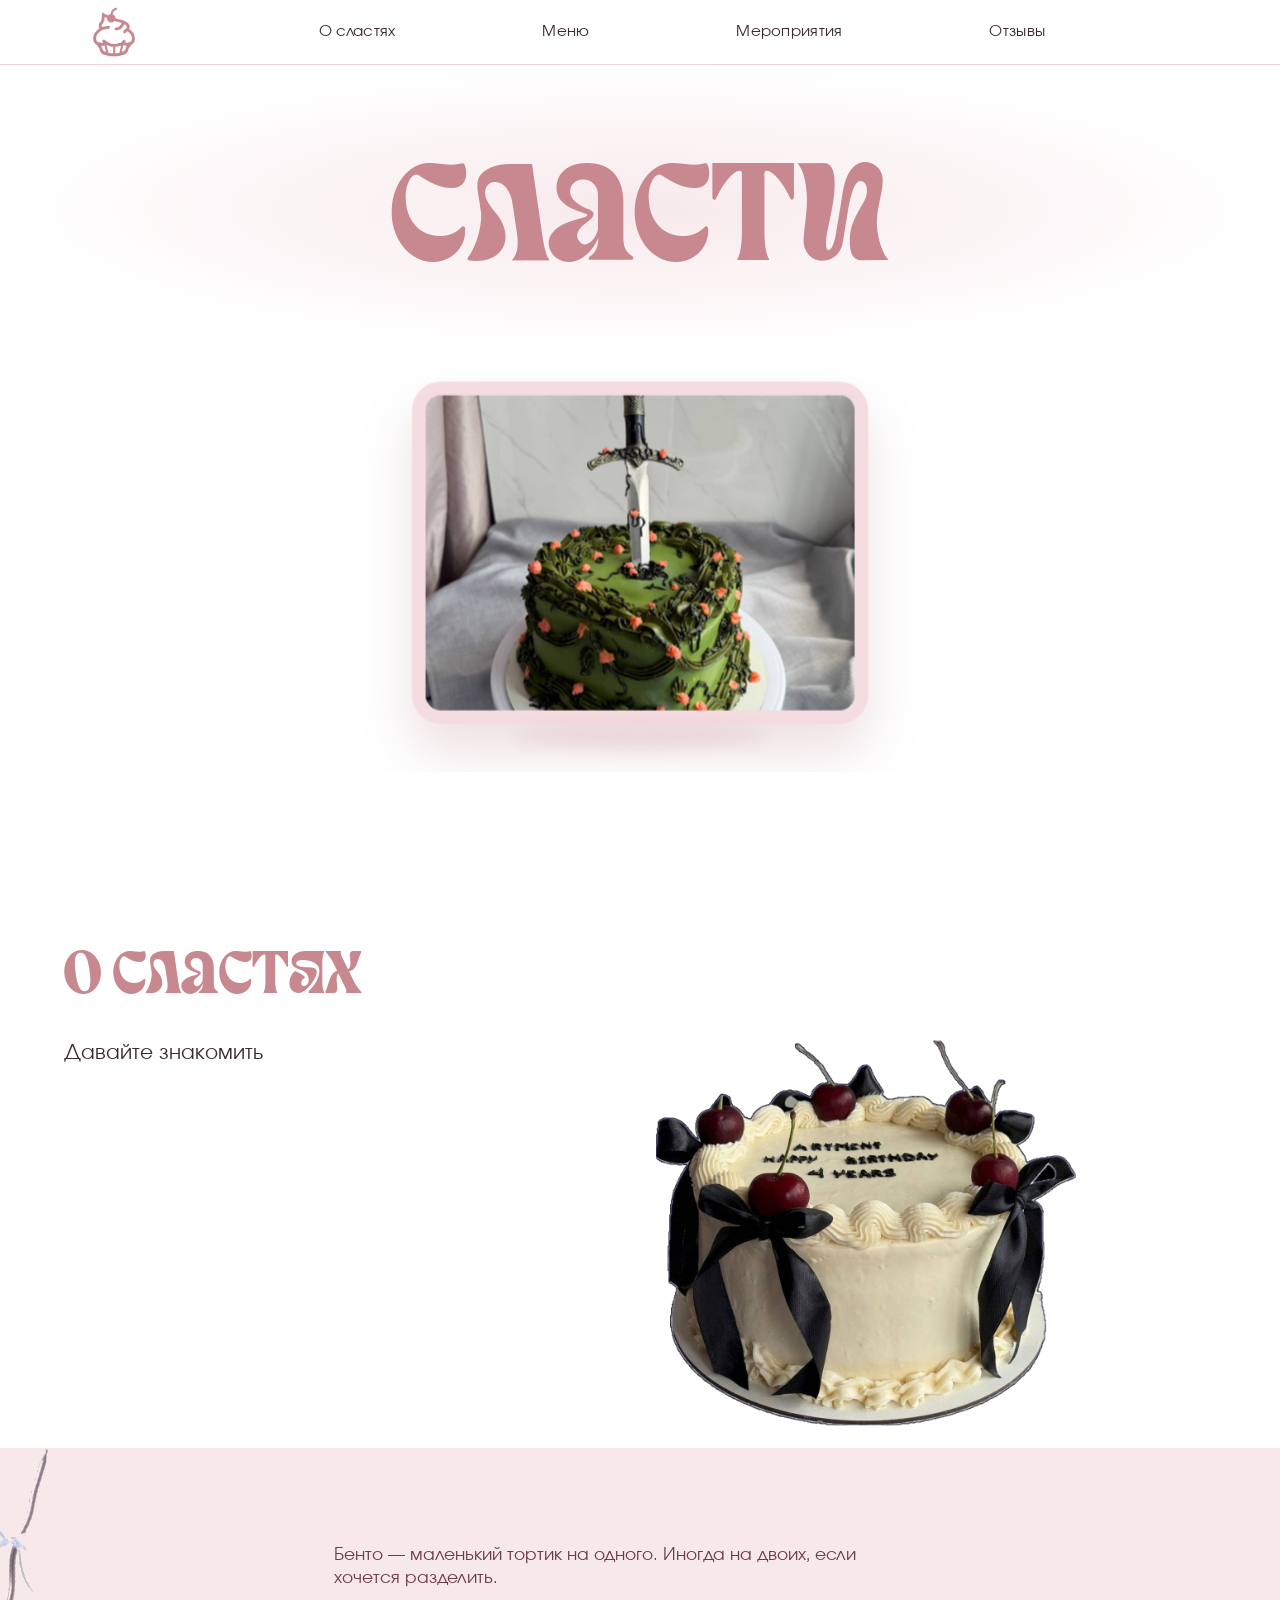
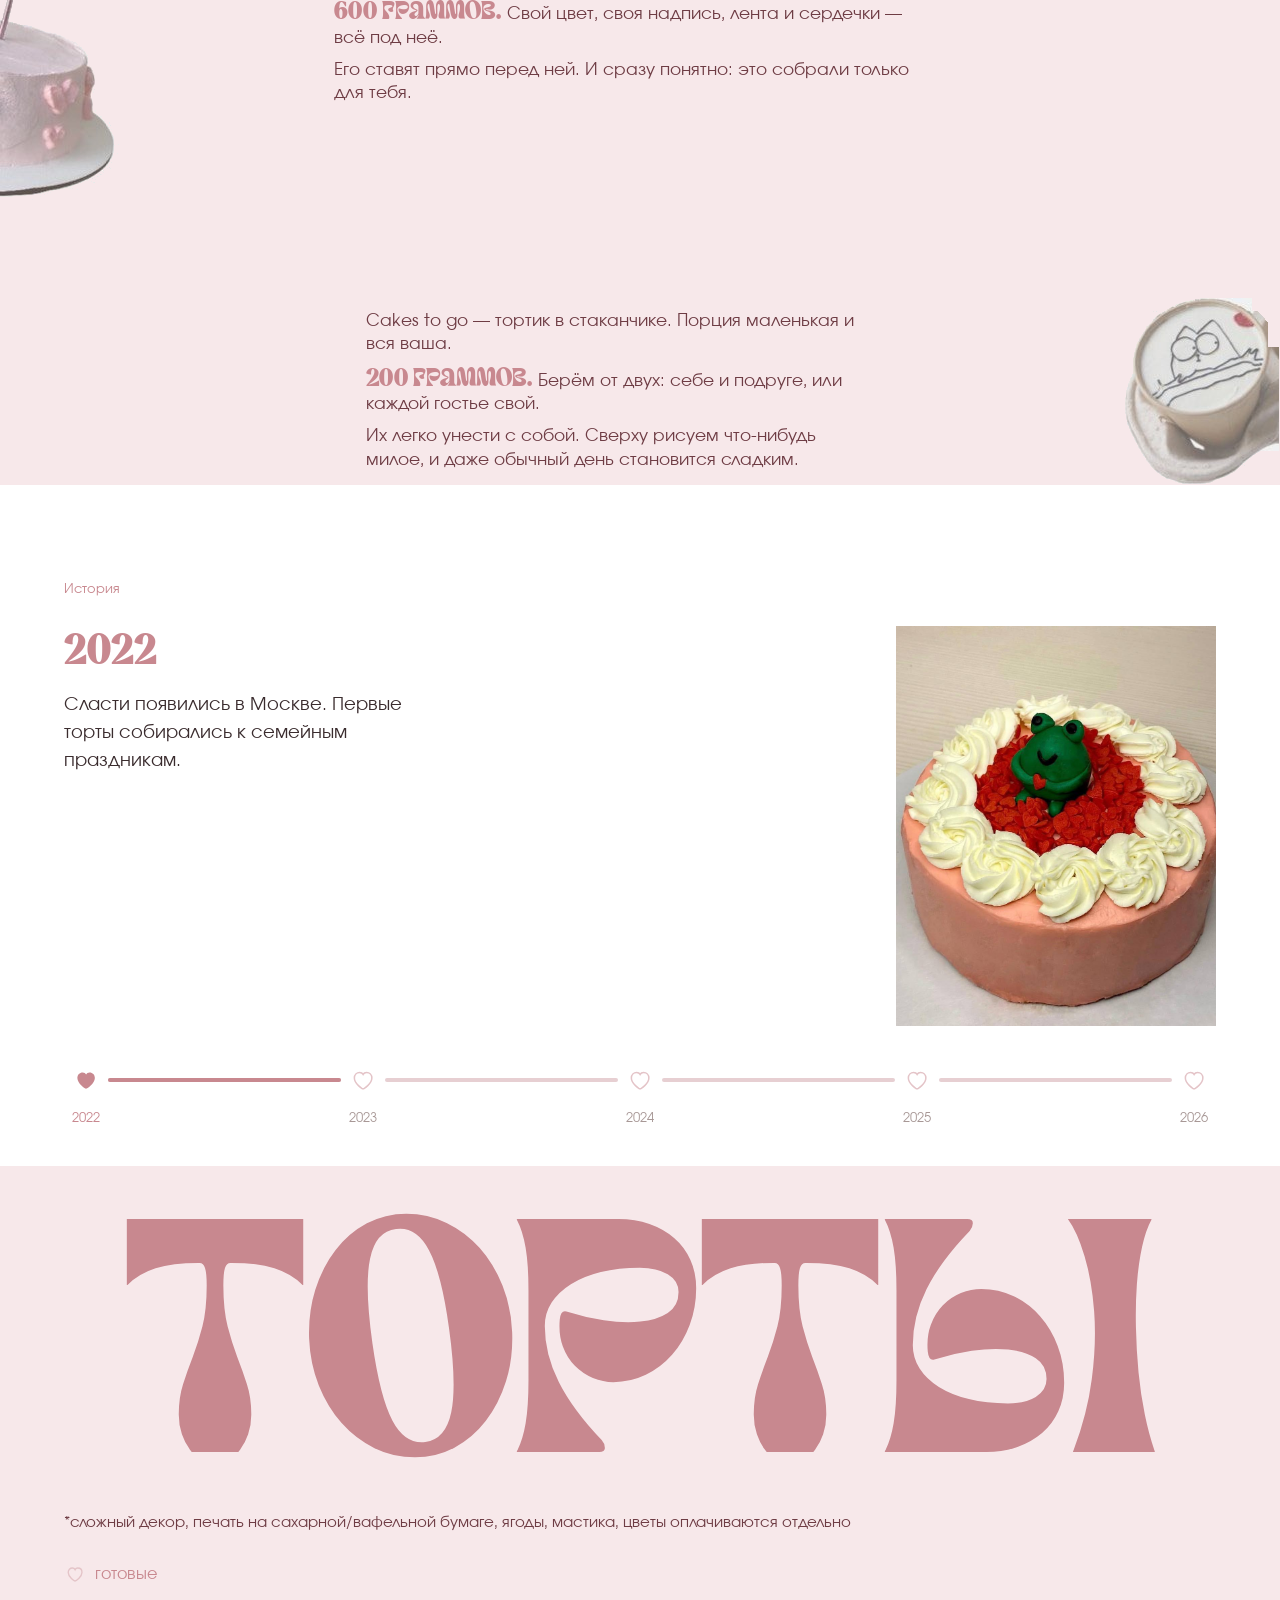
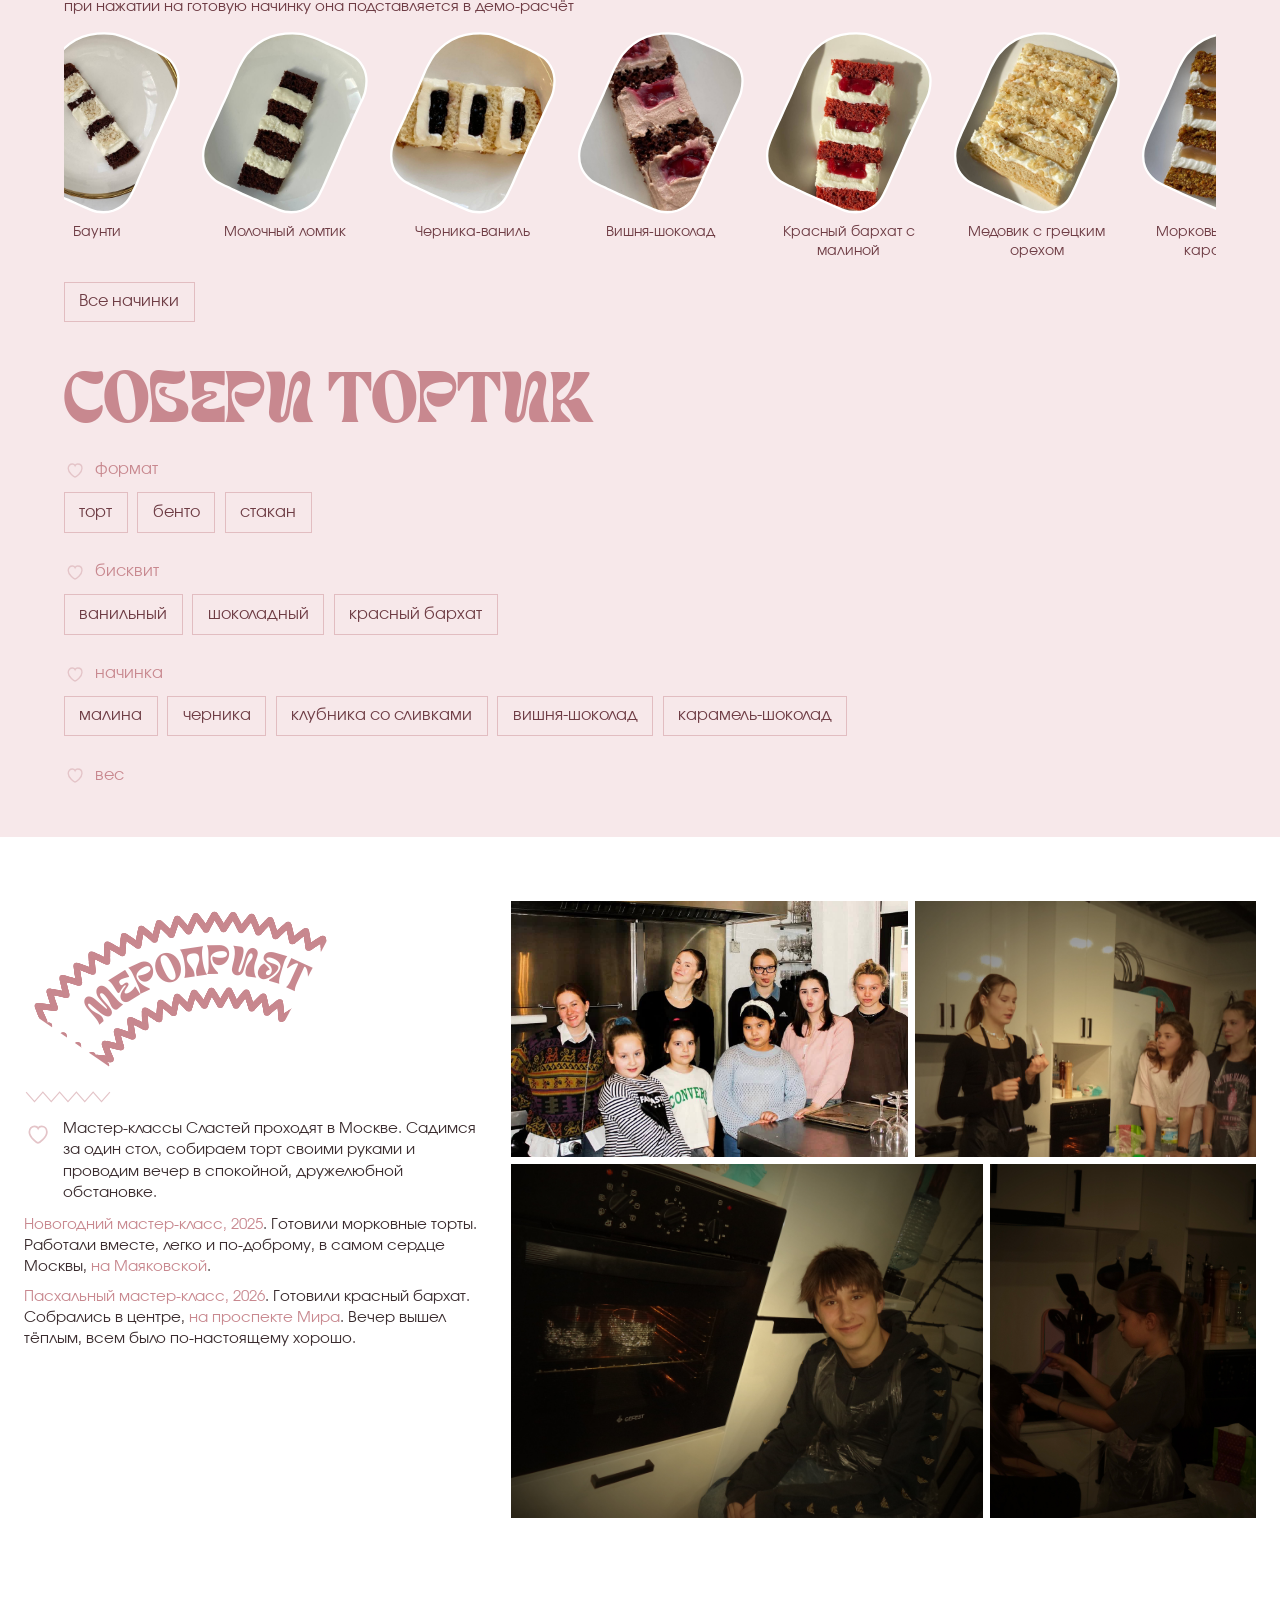
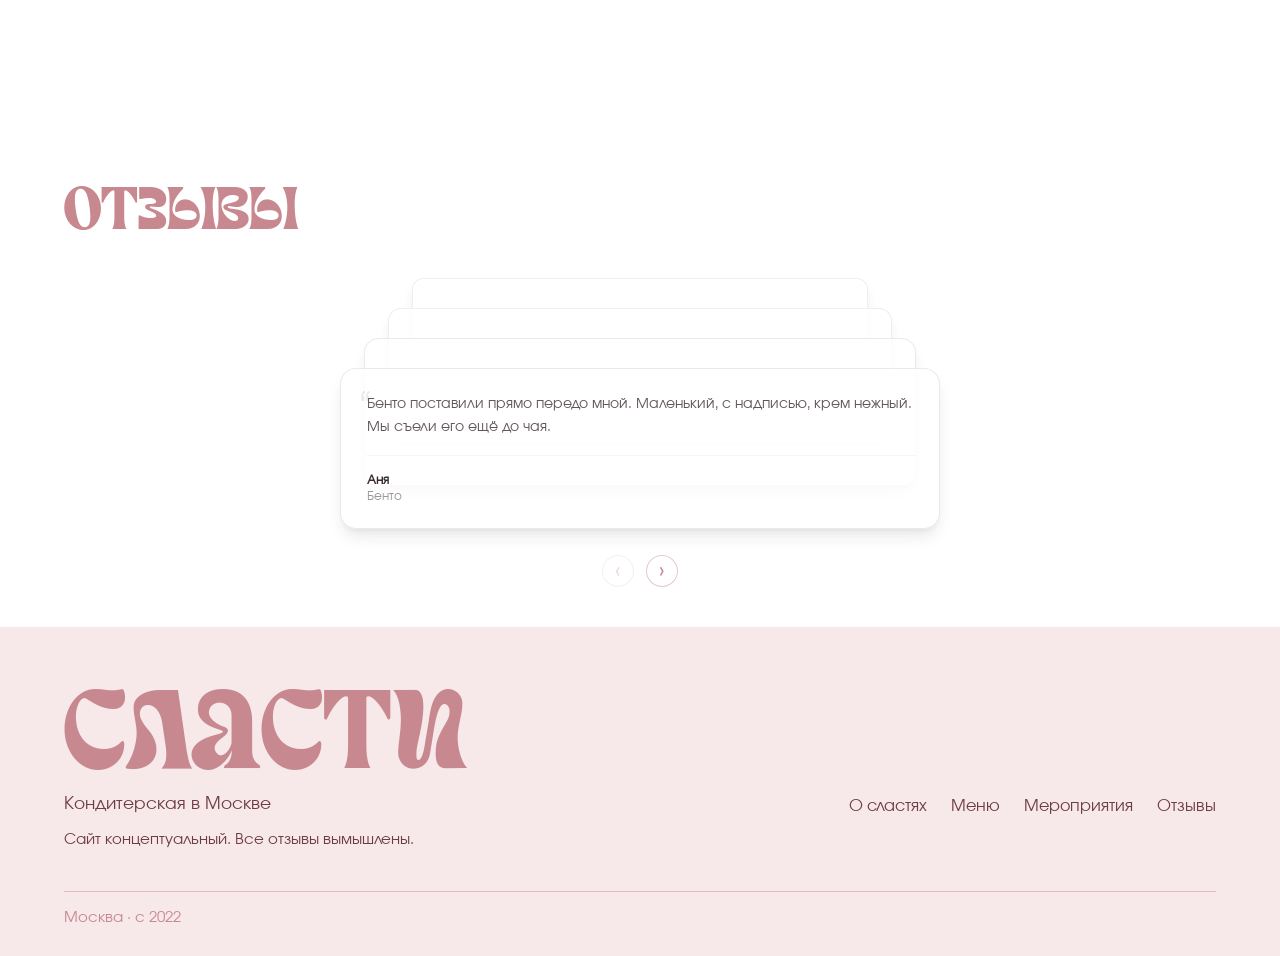
<file: html/index.html>
<!DOCTYPE html>
<html lang="ru">
  <head>
    <meta charset="UTF-8" />
    <meta name="viewport" content="width=device-width, initial-scale=1" />
    <title>Сласти</title>
    <meta name="description" content="Кондитерская в Москве" />
    <link rel="icon" href="../img/logo-cupcake.png" type="image/png" />
    <link rel="stylesheet" href="../css/style.css?v=48" />
  </head>
  <body>
    <header class="nav">
      <div class="nav-inner">
        <a class="logo" href="#top">
          <img src="../img/logo-cupcake.png" alt="Сласти" />
        </a>
        <nav class="nav-row" aria-label="Разделы">
          <a href="#about" data-section="about">О сластях</a>
          <a href="#menu" data-section="menu">Меню</a>
          <a href="#events" data-section="events">Мероприятия</a>
          <a href="#reviews" data-section="reviews">Отзывы</a>
        </nav>
      </div>
    </header>

    <main>
      <section id="top" class="hero">
        <div class="hero-glow" aria-hidden="true"></div>
        <h1 class="hero-title" aria-label="Сласти">
          <span class="wave"><span class="wave-ref" aria-hidden="true">Сласти</span><span class="wave-letter" style="--i: 0">С</span><span class="wave-letter" style="--i: 1">л</span><span class="wave-letter" style="--i: 2">а</span><span class="wave-letter" style="--i: 3">с</span><span class="wave-letter" style="--i: 4">т</span><span class="wave-letter" style="--i: 5">и</span></span>
        </h1>
        <div class="drum-wrap">
          <div
            class="stage"
            id="cake-stage"
            role="region"
            aria-label="Торты"
            tabindex="0"
          >
            <div class="stage-center">
              <div class="cake-ring" id="cake-ring">
                <figure>
                  <img src="../img/5510.jpg" alt="Зелёный торт с мечом" draggable="false" />
                </figure>
                <figure>
                  <img src="../img/7763.jpg" alt="Белый торт с вишнями и чёрными бантами" draggable="false" />
                </figure>
                <figure>
                  <img src="../img/5276.jpg" alt="Белый торт с розовыми бантами" draggable="false" />
                </figure>
              </div>
            </div>
            <div class="drum-shadow" aria-hidden="true"></div>
          </div>
        </div>
      </section>

      <section id="about" class="block">
        <div class="wrap">
          <h2>О сластях</h2>
          <div class="about" id="about-copy">
            <span class="about-spacer" id="about-spacer"></span>
            <span class="about-typed" id="about-typed"></span>
            <img class="about-cake" id="about-cake" src="../img/ТОРТ2.png" alt="" />
          </div>
          <div class="formats" id="formats">
            <img class="formats-bento" src="../img/bento.png" alt="Розовый бенто с лентой и сердечками" />
            <div class="formats-bento-copy">
              <p>Бенто — маленький тортик на одного. Иногда на двоих, если хочется разделить.</p>
              <p><span class="formats-num">600 граммов.</span> Свой цвет, своя надпись, лента и сердечки — всё под неё.</p>
              <p>Его ставят прямо перед ней. И сразу понятно: это собрали только для тебя.</p>
            </div>
            <div class="formats-cups-copy">
              <p>Cakes to go — тортик в стаканчике. Порция маленькая и вся ваша.</p>
              <p><span class="formats-num">200 граммов.</span> Берём от двух: себе и подруге, или каждой гостье свой.</p>
              <p>Их легко унести с собой. Сверху рисуем что-нибудь милое, и даже обычный день становится сладким.</p>
            </div>
            <img class="formats-cups" src="../img/cakes-to-go.png" alt="Два тортика в стаканчиках" />
          </div>
          <div class="history" id="history">
            <p class="history-label">История</p>
            <div class="history-frame">
              <div class="history-copy">
                <p class="history-year" id="history-year">2022</p>
                <p class="history-phrase" id="history-phrase"></p>
              </div>
              <div class="history-photo">
                <img id="history-photo" alt="" />
              </div>
            </div>
            <div class="history-line">
              <div class="history-track" role="tablist" aria-label="Годы" id="history-hearts">
                <div class="history-rail" aria-hidden="true"></div>
                <div class="history-progress" id="history-progress" aria-hidden="true"></div>
              </div>
              <div class="history-labels" id="history-labels"></div>
            </div>
          </div>
        </div>
      </section>

      <section id="menu" class="block blush">
        <svg class="slice-defs" width="0" height="0" aria-hidden="true">
          <defs>
            <clipPath id="slice-frame" clipPathUnits="userSpaceOnUse">
              <path
                id="slice-shape"
                d="M 195.8 115.7 C 193.4 120.9 191.4 125.4 189.3 130.0 C 187.2 134.5 185.1 138.6 183.2 142.9 C 181.3 147.2 179.7 151.3 177.9 155.7 C 176.0 160.0 174.1 164.3 172.1 168.9 C 170.0 173.6 167.9 178.1 165.5 183.5 C 163.2 188.8 161.0 194.8 157.9 201.0 C 154.8 207.2 151.7 215.5 146.9 220.6 C 142.1 225.8 135.6 229.9 129.2 232.0 C 122.9 234.1 115.4 234.3 108.7 233.3 C 102.1 232.3 95.5 228.5 89.3 226.0 C 83.1 223.5 77.4 220.6 71.5 218.0 C 65.6 215.4 59.9 213.1 54.0 210.5 C 48.1 207.8 42.3 205.2 36.3 202.1 C 30.2 199.1 22.7 196.7 17.6 192.2 C 12.4 187.8 7.7 181.8 5.3 175.4 C 2.9 169.1 2.5 161.1 3.4 154.1 C 4.3 147.0 8.1 139.4 10.6 133.0 C 13.1 126.7 16.2 121.1 18.6 115.7 C 21.1 110.4 23.0 105.7 25.2 101.0 C 27.3 96.3 29.4 92.0 31.4 87.6 C 33.4 83.2 35.2 78.9 37.2 74.4 C 39.1 69.9 40.9 65.5 43.0 60.6 C 45.1 55.8 47.1 50.7 49.8 45.6 C 52.5 40.5 55.4 34.8 59.2 30.0 C 63.1 25.3 67.7 20.6 72.7 16.9 C 77.8 13.2 83.7 9.9 89.7 7.7 C 95.7 5.4 102.2 4.1 108.7 3.5 C 115.2 2.8 122.0 2.8 128.5 3.7 C 134.9 4.7 141.3 7.1 147.4 9.4 C 153.6 11.7 159.3 14.7 165.5 17.4 C 171.6 20.2 178.0 22.5 184.2 25.8 C 190.3 29.1 197.7 32.1 202.5 37.1 C 207.2 42.0 211.2 48.8 212.8 55.7 C 214.4 62.5 213.7 70.9 212.1 78.1 C 210.6 85.3 206.0 92.8 203.3 99.1 C 200.6 105.3 198.1 110.6 195.8 115.7 Z"
              />
            </clipPath>
          </defs>
        </svg>
        <h2>ТОРТЫ</h2>
        <p class="menu-note">
          *сложный декор, печать на сахарной/вафельной бумаге, ягоды, мастика, цветы оплачиваются отдельно
        </p>
        <div class="menu-order" id="menu-order">
          <div class="menu-step">
            <div class="menu-step-name">
              <svg class="menu-heart" data-heart="ready" viewBox="0 0 24 24" aria-hidden="true"><path d="M12 19.6c-.5 0-7.4-4.4-7.4-9.3C4.6 7.4 6.6 5.5 9.1 5.5c1.4 0 2.5.7 3 1.7.5-1 1.6-1.7 3-1.7 2.5 0 4.5 1.9 4.5 4.8 0 4.9-6.9 9.3-7.6 9.3z"/></svg>
              <p>готовые</p>
            </div>
            <p class="menu-ready-note">при нажатии на готовую начинку она подставляется в демо-расчёт</p>
          </div>
          <div class="menu-rail">
          <ul class="menu-grid">
          <li>
            <button type="button" data-choice="ready">
            <figure>
              <svg class="slice" viewBox="0 0 216.83 236.87" role="img" aria-label="Баунти">
                <image href="../img/photo_1_2026-10-25_12-56-25.jpg" x="0" y="0" width="216.83" height="236.87" preserveAspectRatio="xMidYMid slice" clip-path="url(#slice-frame)" />
                <use href="#slice-shape" fill="none" stroke="#ffffff" stroke-width="3" />
              </svg>
              <figcaption>Баунти</figcaption>
            </figure>
            </button>
          </li>
          <li>
            <button type="button" data-choice="ready">
            <figure>
              <svg class="slice" viewBox="0 0 216.83 236.87" role="img" aria-label="Молочный ломтик">
                <image href="../img/photo_2_2026-10-25_12-56-25.jpg" x="0" y="0" width="216.83" height="236.87" preserveAspectRatio="xMidYMid slice" clip-path="url(#slice-frame)" />
                <use href="#slice-shape" fill="none" stroke="#ffffff" stroke-width="3" />
              </svg>
              <figcaption>Молочный ломтик</figcaption>
            </figure>
            </button>
          </li>
          <li>
            <button type="button" data-choice="ready">
            <figure>
              <svg class="slice" viewBox="0 0 216.83 236.87" role="img" aria-label="Черника-ваниль">
                <image href="../img/photo_3_2026-10-25_12-56-25.jpg" x="0" y="0" width="216.83" height="236.87" preserveAspectRatio="xMidYMid slice" clip-path="url(#slice-frame)" />
                <use href="#slice-shape" fill="none" stroke="#ffffff" stroke-width="3" />
              </svg>
              <figcaption>Черника-ваниль</figcaption>
            </figure>
            </button>
          </li>
          <li>
            <button type="button" data-choice="ready">
            <figure>
              <svg class="slice" viewBox="0 0 216.83 236.87" role="img" aria-label="Вишня-шоколад">
                <image href="../img/photo_4_2026-10-25_12-56-25.jpg" x="0" y="0" width="216.83" height="236.87" preserveAspectRatio="xMidYMid slice" clip-path="url(#slice-frame)" />
                <use href="#slice-shape" fill="none" stroke="#ffffff" stroke-width="3" />
              </svg>
              <figcaption>Вишня-шоколад</figcaption>
            </figure>
            </button>
          </li>
          <li>
            <button type="button" data-choice="ready">
            <figure>
              <svg class="slice" viewBox="0 0 216.83 236.87" role="img" aria-label="Красный бархат с малиной">
                <image href="../img/photo_5_2026-10-25_12-56-25.jpg" x="0" y="0" width="216.83" height="236.87" preserveAspectRatio="xMidYMid slice" clip-path="url(#slice-frame)" />
                <use href="#slice-shape" fill="none" stroke="#ffffff" stroke-width="3" />
              </svg>
              <figcaption>Красный бархат с малиной</figcaption>
            </figure>
            </button>
          </li>
          <li>
            <button type="button" data-choice="ready">
            <figure>
              <svg class="slice" viewBox="0 0 216.83 236.87" role="img" aria-label="Медовик с грецким орехом">
                <image href="../img/photo_6_2026-10-25_12-56-25.jpg" x="0" y="0" width="216.83" height="236.87" preserveAspectRatio="xMidYMid slice" clip-path="url(#slice-frame)" />
                <use href="#slice-shape" fill="none" stroke="#ffffff" stroke-width="3" />
              </svg>
              <figcaption>Медовик с грецким орехом</figcaption>
            </figure>
            </button>
          </li>
          <li>
            <button type="button" data-choice="ready">
            <figure>
              <svg class="slice" viewBox="0 0 216.83 236.87" role="img" aria-label="Морковь с солёной карамелью">
                <image href="../img/photo_7_2026-10-25_12-56-25.jpg" x="0" y="0" width="216.83" height="236.87" preserveAspectRatio="xMidYMid slice" clip-path="url(#slice-frame)" />
                <use href="#slice-shape" fill="none" stroke="#ffffff" stroke-width="3" />
              </svg>
              <figcaption>Морковь с солёной карамелью</figcaption>
            </figure>
            </button>
          </li>
          <li>
            <button type="button" data-choice="ready">
            <figure>
              <svg class="slice" viewBox="0 0 216.83 236.87" role="img" aria-label="Клубника-ваниль">
                <image href="../img/photo_8_2026-10-25_12-56-25.jpg" x="0" y="0" width="216.83" height="236.87" preserveAspectRatio="xMidYMid slice" clip-path="url(#slice-frame)" />
                <use href="#slice-shape" fill="none" stroke="#ffffff" stroke-width="3" />
              </svg>
              <figcaption>Клубника-ваниль</figcaption>
            </figure>
            </button>
          </li>
          <li>
            <button type="button" data-choice="ready">
            <figure>
              <svg class="slice" viewBox="0 0 216.83 236.87" role="img" aria-label="Сникерс">
                <image href="../img/photo_9_2026-10-25_12-56-25.jpg" x="0" y="0" width="216.83" height="236.87" preserveAspectRatio="xMidYMid slice" clip-path="url(#slice-frame)" />
                <use href="#slice-shape" fill="none" stroke="#ffffff" stroke-width="3" />
              </svg>
              <figcaption>Сникерс</figcaption>
            </figure>
            </button>
          </li>
        </ul>
          </div>
          <button type="button" class="menu-all">Все начинки</button>
          <dialog class="menu-all-view" aria-label="Все начинки">
            <button type="button" class="menu-all-close" aria-label="Закрыть">×</button>
            <ul class="menu-all-grid"></ul>
          </dialog>
          <h3 class="menu-build-title">Собери тортик</h3>
            <div class="menu-step">
              <div class="menu-step-name">
                <svg class="menu-heart" data-heart="format" viewBox="0 0 24 24" aria-hidden="true"><path d="M12 19.6c-.5 0-7.4-4.4-7.4-9.3C4.6 7.4 6.6 5.5 9.1 5.5c1.4 0 2.5.7 3 1.7.5-1 1.6-1.7 3-1.7 2.5 0 4.5 1.9 4.5 4.8 0 4.9-6.9 9.3-7.6 9.3z"/></svg>
                <p>формат</p>
              </div>
              <div class="menu-choices" role="group" aria-label="формат">
                <button type="button" data-choice="format" data-value="cake">торт</button>
                <button type="button" data-choice="format" data-value="bento">бенто</button>
                <button type="button" data-choice="format" data-value="cup">стакан</button>
              </div>
            </div>
            <div class="menu-step" data-lock>
              <div class="menu-step-name">
                <svg class="menu-heart" data-heart="biscuit" viewBox="0 0 24 24" aria-hidden="true"><path d="M12 19.6c-.5 0-7.4-4.4-7.4-9.3C4.6 7.4 6.6 5.5 9.1 5.5c1.4 0 2.5.7 3 1.7.5-1 1.6-1.7 3-1.7 2.5 0 4.5 1.9 4.5 4.8 0 4.9-6.9 9.3-7.6 9.3z"/></svg>
                <p>бисквит</p>
              </div>
              <div class="menu-choices" role="group" aria-label="бисквит">
                <button type="button" data-choice="biscuit" data-value="ванильный">ванильный</button>
                <button type="button" data-choice="biscuit" data-value="шоколадный">шоколадный</button>
                <button type="button" data-choice="biscuit" data-value="красный бархат">красный бархат</button>
              </div>
            </div>
            <div class="menu-step" data-lock>
              <div class="menu-step-name">
                <svg class="menu-heart" data-heart="filling" viewBox="0 0 24 24" aria-hidden="true"><path d="M12 19.6c-.5 0-7.4-4.4-7.4-9.3C4.6 7.4 6.6 5.5 9.1 5.5c1.4 0 2.5.7 3 1.7.5-1 1.6-1.7 3-1.7 2.5 0 4.5 1.9 4.5 4.8 0 4.9-6.9 9.3-7.6 9.3z"/></svg>
                <p>начинка</p>
              </div>
              <div class="menu-choices" role="group" aria-label="начинка">
                <button type="button" data-choice="filling" data-value="малина">малина</button>
                <button type="button" data-choice="filling" data-value="черника">черника</button>
                <button type="button" data-choice="filling" data-value="клубника со сливками">клубника со сливками</button>
                <button type="button" data-choice="filling" data-value="вишня-шоколад">вишня-шоколад</button>
                <button type="button" data-choice="filling" data-value="карамель-шоколад">карамель-шоколад</button>
              </div>
            </div>
            <div class="menu-step">
              <div class="menu-step-name">
                <svg class="menu-heart" data-heart="weight" viewBox="0 0 24 24" aria-hidden="true"><path d="M12 19.6c-.5 0-7.4-4.4-7.4-9.3C4.6 7.4 6.6 5.5 9.1 5.5c1.4 0 2.5.7 3 1.7.5-1 1.6-1.7 3-1.7 2.5 0 4.5 1.9 4.5 4.8 0 4.9-6.9 9.3-7.6 9.3z"/></svg>
                <p>вес</p>
              </div>
              <div class="menu-weight" data-weight="cake" hidden>
                <button type="button" data-kg="-0.5" aria-label="Меньше">−</button>
                <span data-kg-label>1,5 кг</span>
                <button type="button" data-kg="0.5" aria-label="Больше">+</button>
                <p class="menu-min" data-min-note hidden>минимальный вес 1,5 кг</p>
              </div>
              <p class="menu-fixed" data-weight="bento" hidden>600 г</p>
              <div class="menu-weight" data-weight="cup" hidden>
                <button type="button" data-count="-1" aria-label="Меньше">−</button>
                <span data-count-label>2 шт.</span>
                <button type="button" data-count="1" aria-label="Больше">+</button>
              </div>
            </div>
          <div class="menu-checkout" hidden>
            <p>предварительная стоимость <span data-sum></span></p>
            <button type="button" class="menu-order-btn">Демо</button>
          </div>
        </div>
      </section>

      <section id="events" class="block">
        <div class="events-main">
          <div class="events-copycol">
            <div class="events-band">
              <h2 class="events-title">
                <span class="events-title-text">Мероприятия</span>
                <canvas width="1394" height="588" aria-hidden="true"></canvas>
              </h2>
            </div>
            <svg class="events-chip" viewBox="0 0 168 36" aria-hidden="true">
              <path d="M4 8 L20 26 L36 8 L52 26 L68 8 L84 26 L100 8 L116 26 L132 8 L148 26 L164 8" />
            </svg>
            <div class="events-lead">
              <svg class="events-heart" viewBox="0 0 24 24" aria-hidden="true"><path d="M12 19.6c-.5 0-7.4-4.4-7.4-9.3C4.6 7.4 6.6 5.5 9.1 5.5c1.4 0 2.5.7 3 1.7.5-1 1.6-1.7 3-1.7 2.5 0 4.5 1.9 4.5 4.8 0 4.9-6.9 9.3-7.6 9.3z"/></svg>
              <p>Мастер-классы Сластей проходят в Москве. Садимся за один стол, собираем торт своими руками и проводим вечер в спокойной, дружелюбной обстановке.</p>
            </div>
            <div class="events-copy">
              <p><span class="events-mark">Новогодний мастер-класс, 2025</span>. Готовили морковные торты. Работали вместе, легко и по-доброму, в самом сердце Москвы, <span class="events-mark">на Маяковской</span>.</p>
              <p><span class="events-mark">Пасхальный мастер-класс, 2026</span>. Готовили красный бархат. Собрались в центре, <span class="events-mark">на проспекте Мира</span>. Вечер вышел тёплым, всем было по-настоящему хорошо.</p>
            </div>
          </div>
          <div class="events-photos">
            <div class="events-row events-row-top">
              <figure class="events-shot events-shot-group">
                <img src="../img/Telegram%20Desktop/photo_1_2026-10-27_23-09-04.jpg" width="1206" height="776" alt="Участники мастер-класса вместе на кухне" />
              </figure>
              <figure class="events-shot events-shot-lesson">
                <img src="../img/Telegram%20Desktop/IMG_1871%20(2).JPG" width="4608" height="3456" alt="Кондитер показывает, как работать с кондитерским мешком" />
              </figure>
            </div>
            <div class="events-row events-row-bottom">
              <figure class="events-shot events-shot-oven">
                <img src="../img/Telegram%20Desktop/IMG_1858%20(2).JPG" width="4608" height="3456" alt="Участник мастер-класса у духовки" />
              </figure>
              <figure class="events-shot events-shot-portrait">
                <img src="../img/Telegram%20Desktop/IMG_1879%20(2).JPG" width="3456" height="4608" alt="Участница помешивает смесь на плите" />
              </figure>
            </div>
          </div>
          <figure class="events-solo">
            <img src="../img/Telegram%20Desktop/IMG_1867.JPG" alt="Гостья собирает красный бархат на мастер-классе" />
          </figure>
        </div>
      </section>

      <section id="reviews" class="block reviews">
        <div class="wrap">
          <h2>Отзывы</h2>
          <div class="review-stack" id="review-stack">
          <ul class="review-list">
            <li>
              <figure class="review-card">
                <blockquote>
                  <p>Бенто поставили прямо передо мной. Маленький, с надписью, крем нежный. Мы съели его ещё до чая.</p>
                </blockquote>
                <figcaption>
                  <span class="review-author">Аня</span>
                  <span class="review-title">Бенто</span>
                </figcaption>
              </figure>
            </li>
            <li>
              <figure class="review-card">
                <blockquote>
                  <p>На семейный стол брали красный бархат. Малина чуть кислит, бисквит влажный, и каждому хватило по большому куску.</p>
                </blockquote>
                <figcaption>
                  <span class="review-author">Марина</span>
                  <span class="review-title">Красный бархат</span>
                </figcaption>
              </figure>
            </li>
            <li>
              <figure class="review-card">
                <blockquote>
                  <p>На встречу с подругами взяли тортики в стаканчиках. У каждой свой, сверху милый рисунок, и домой унести было легко.</p>
                </blockquote>
                <figcaption>
                  <span class="review-author">Лера</span>
                  <span class="review-title">Тортики в стаканчиках</span>
                </figcaption>
              </figure>
            </li>
            <li>
              <figure class="review-card">
                <blockquote>
                  <p>Маме заказала морковный торт с солёной карамелью. Карамель чуть солоноватая, орех хрустит. Она вспоминала его весь вечер.</p>
                </blockquote>
                <figcaption>
                  <span class="review-author">Оля</span>
                  <span class="review-title">Морковный торт</span>
                </figcaption>
              </figure>
            </li>
          </ul>
          <div class="review-nav">
            <button type="button" class="review-arrow" data-review="-1" aria-label="Предыдущий отзыв">‹</button>
            <button type="button" class="review-arrow" data-review="1" aria-label="Следующий отзыв">›</button>
          </div>
          </div>
        </div>
      </section>
    </main>

    <footer class="site-foot">
      <div class="wrap site-foot-top">
        <div>
          <p class="site-foot-name">Сласти</p>
          <p class="site-foot-line">Кондитерская в Москве</p>
        </div>
        <nav aria-label="Внизу страницы">
          <a href="#about">О сластях</a>
          <a href="#menu">Меню</a>
          <a href="#events">Мероприятия</a>
          <a href="#reviews">Отзывы</a>
        </nav>
      </div>
      <div class="wrap">
        <p class="site-foot-note">Сайт концептуальный. Все отзывы вымышлены.</p>
        <p class="site-foot-meta">Москва · с 2022</p>
      </div>
    </footer>

    <script src="../java/main.js?v=28"></script>
  </body>
</html>
</file>
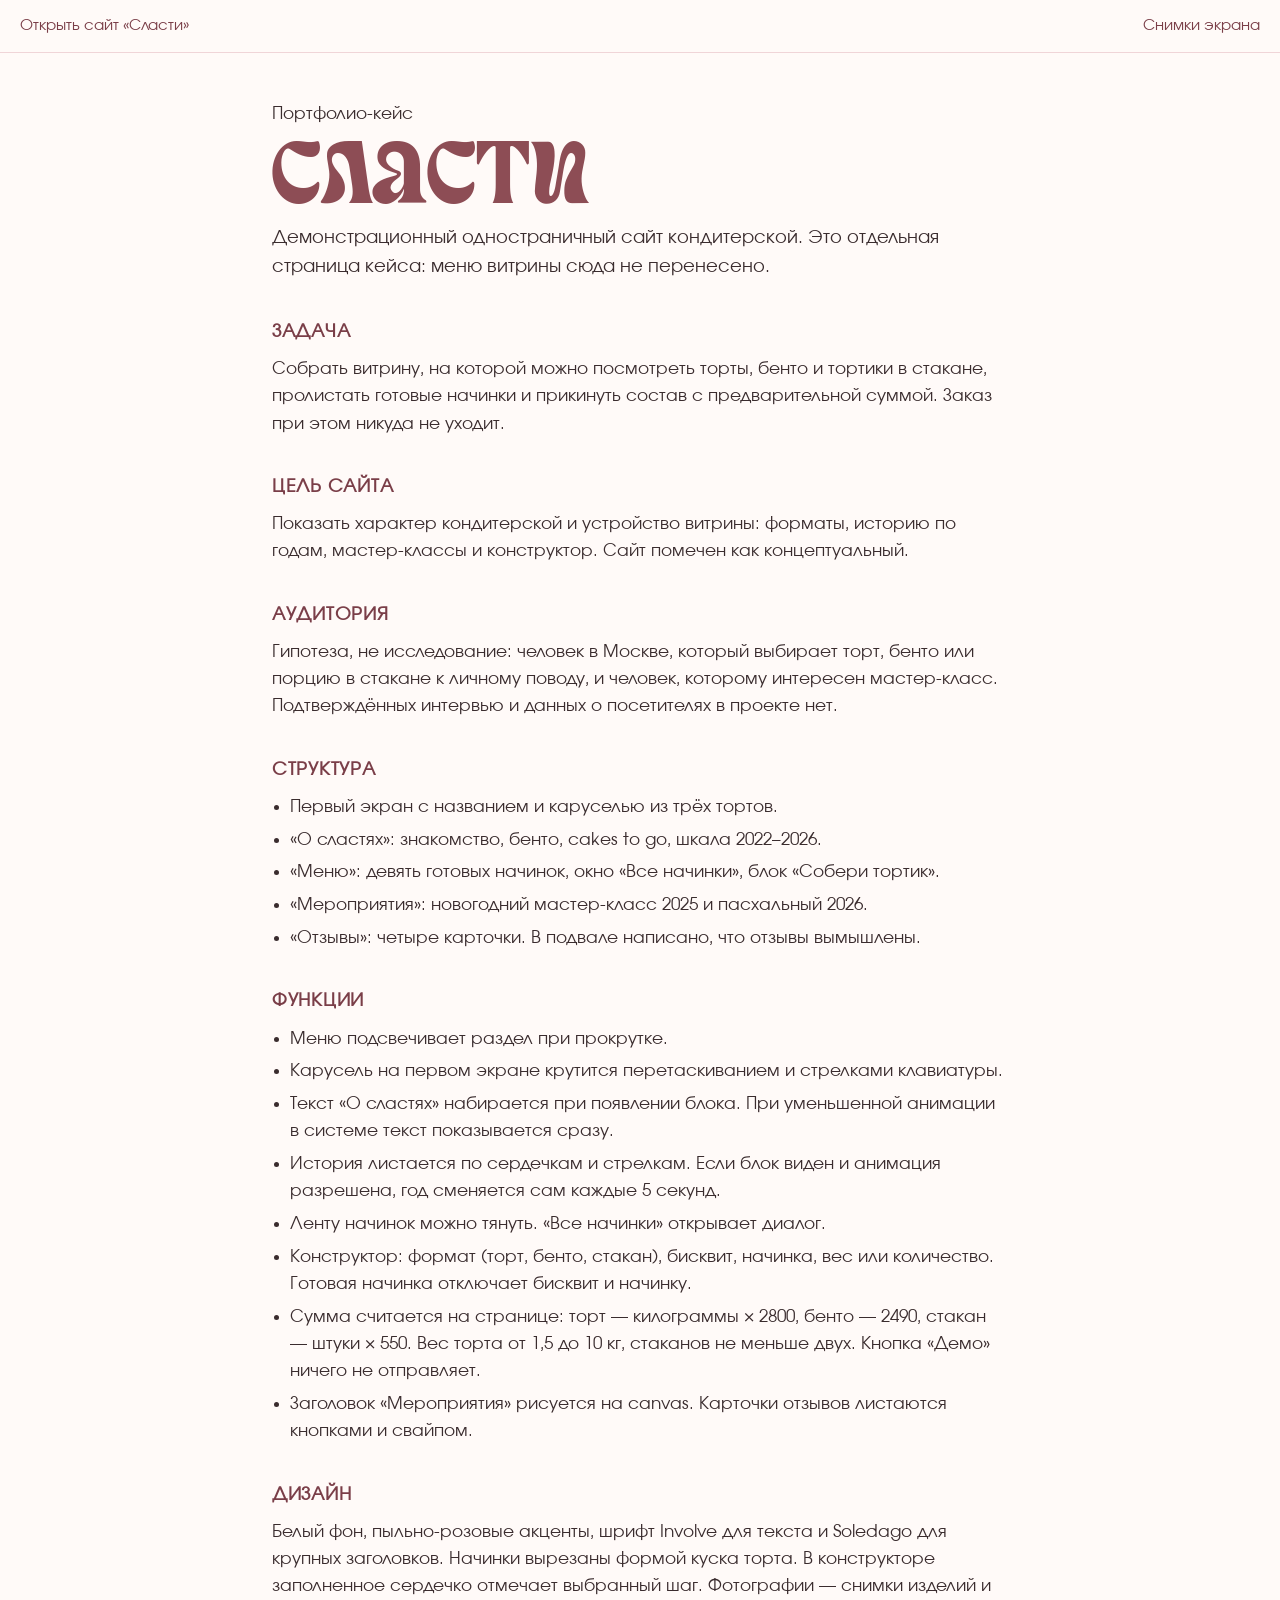
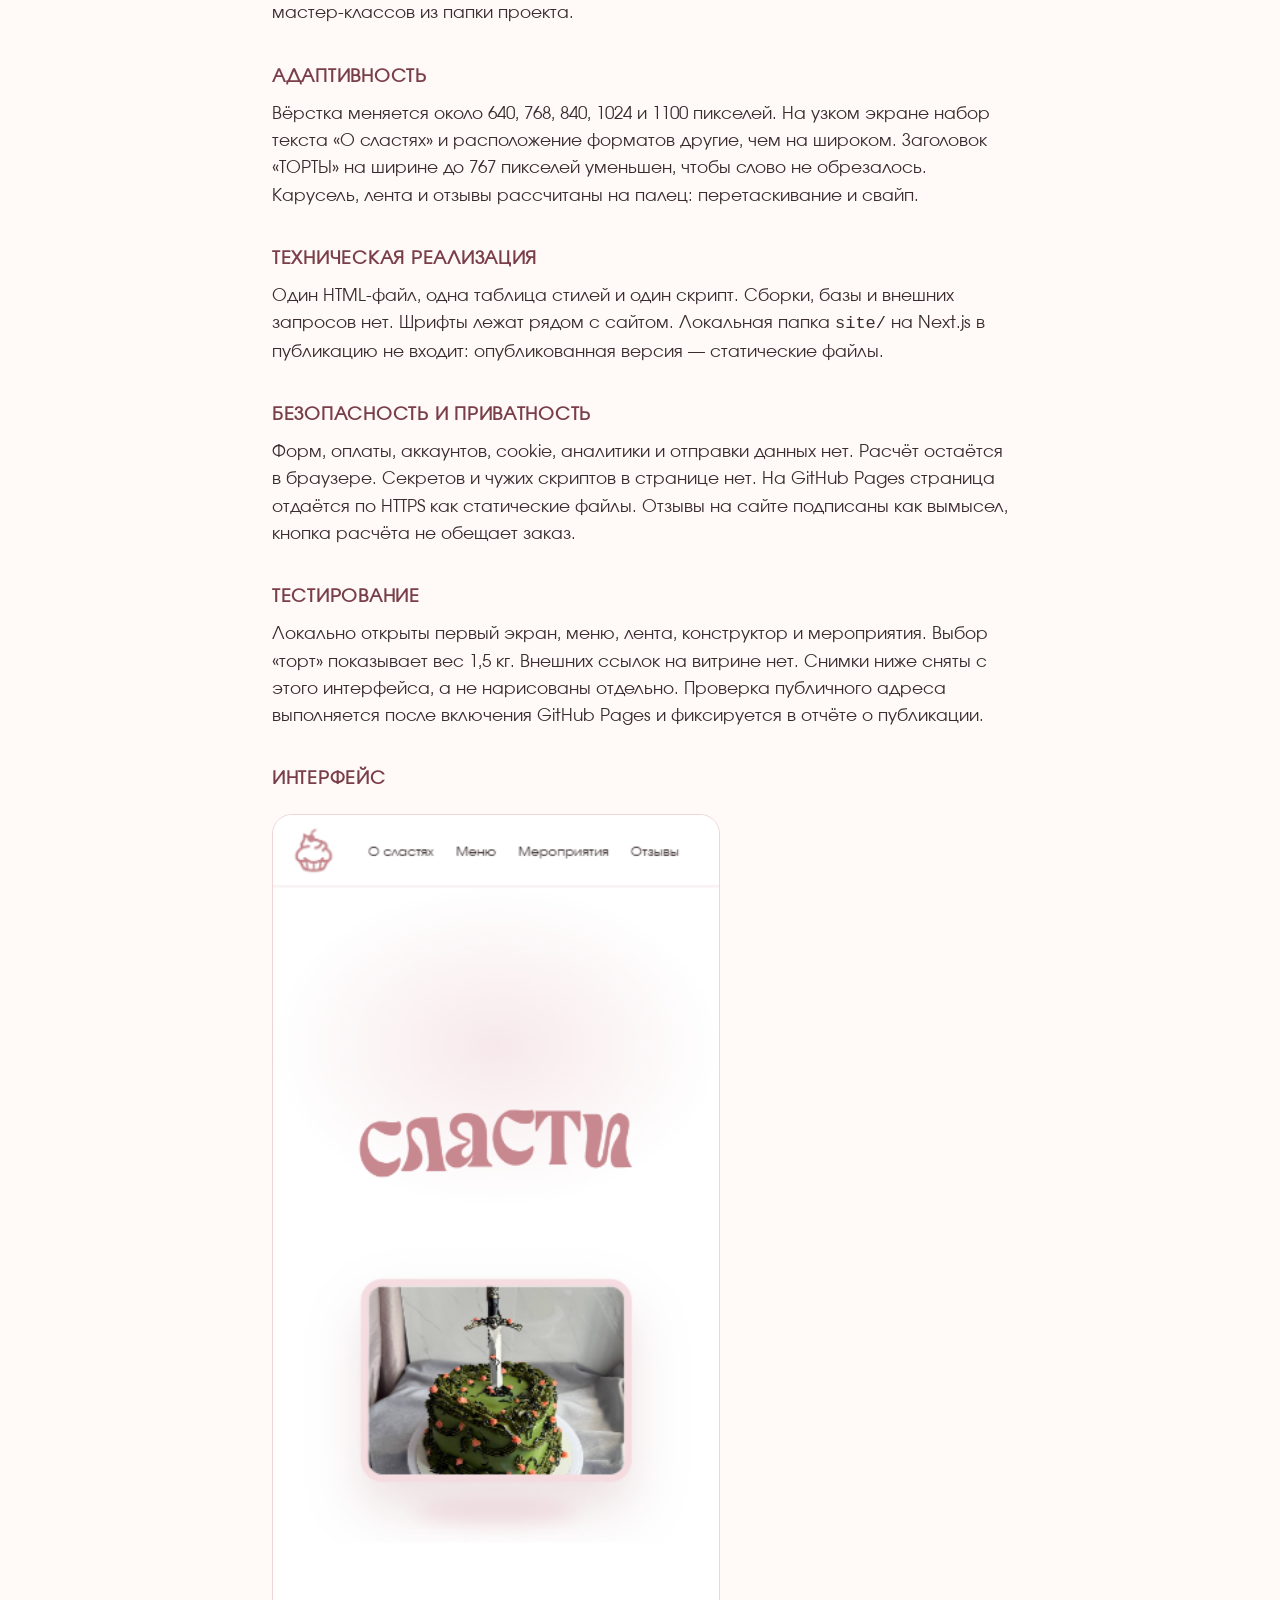
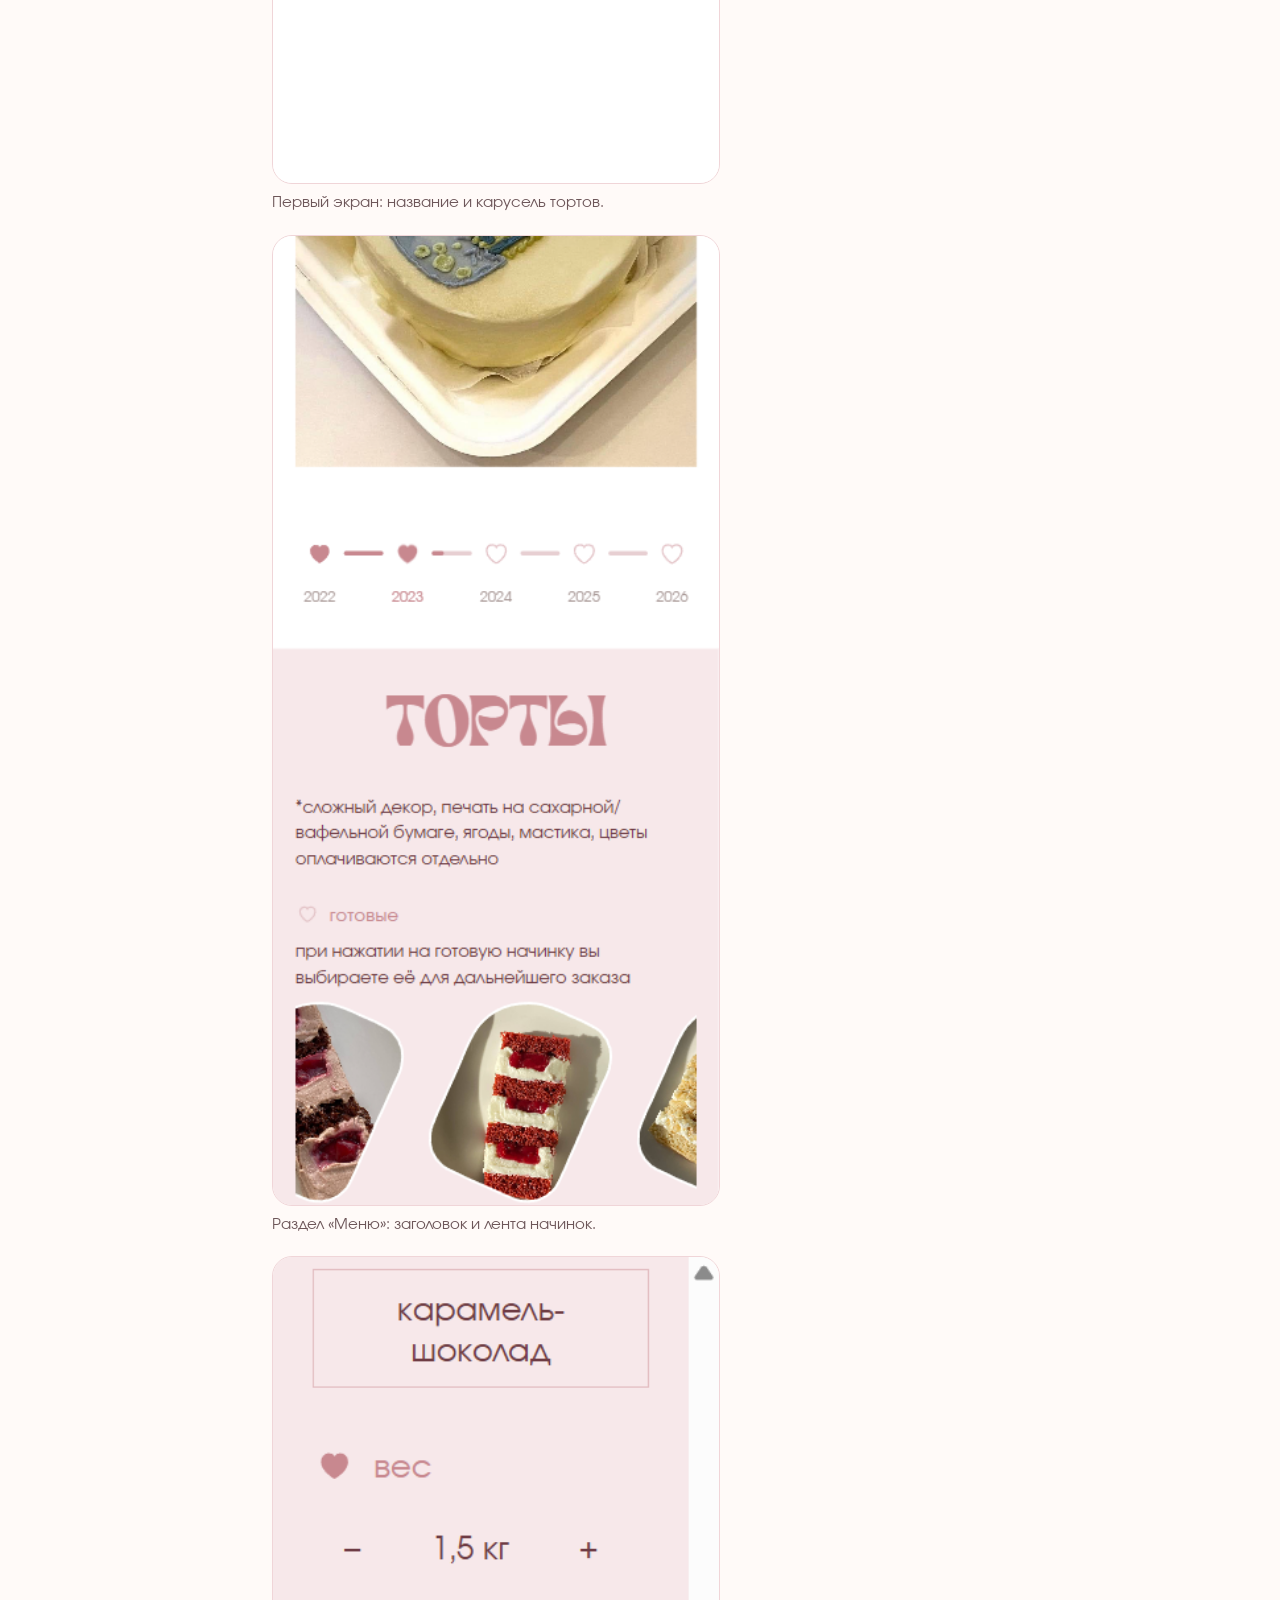
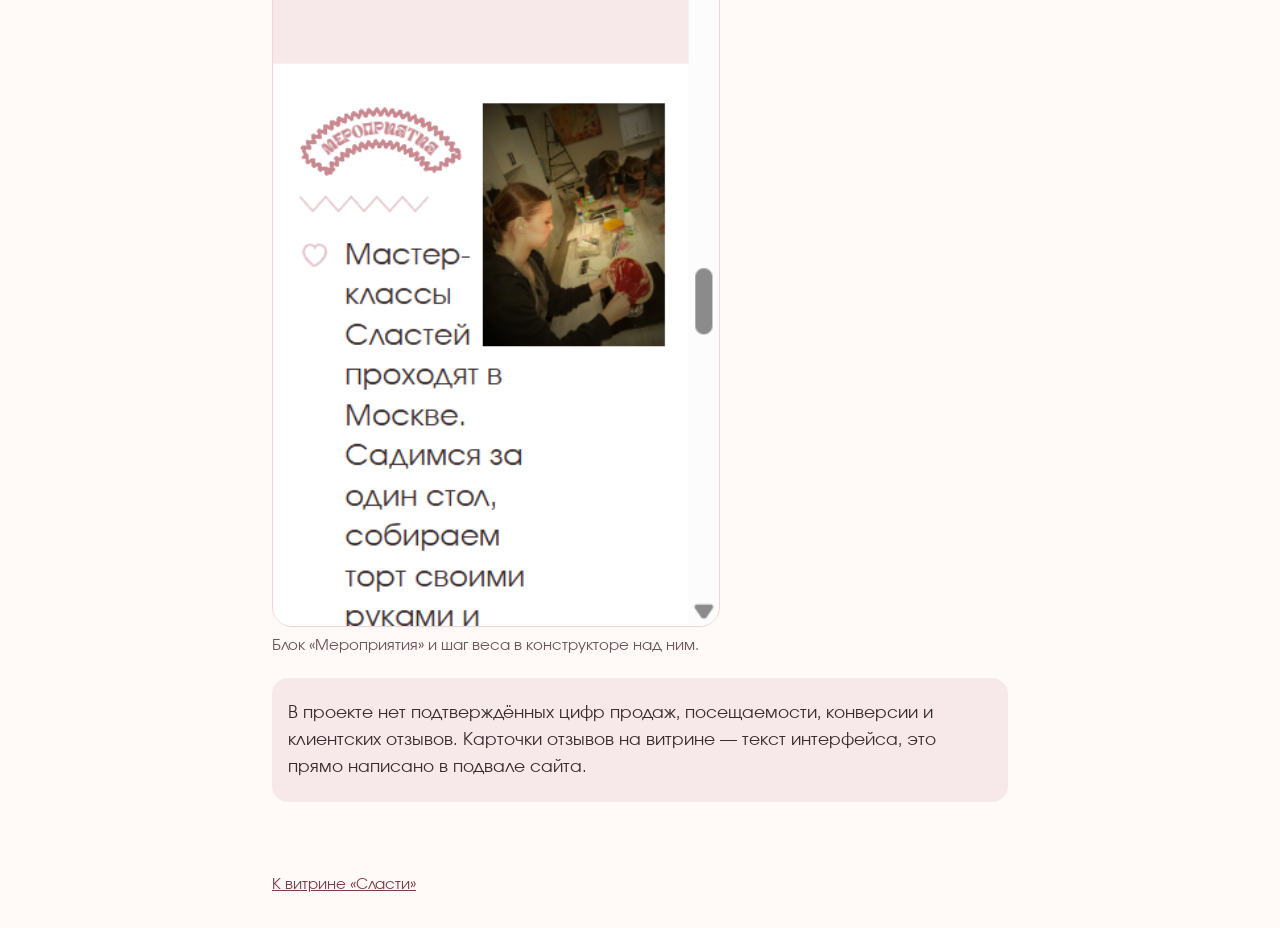
<file: portfolio-case/index.html>
<!DOCTYPE html>
<html lang="ru">
  <head>
    <meta charset="UTF-8" />
    <meta name="viewport" content="width=device-width, initial-scale=1" />
    <title>Кейс — Сласти</title>
    <meta name="description" content="Портфолио-кейс демонстрационного сайта кондитерской «Сласти»." />
    <link rel="icon" href="../img/logo-cupcake.png" type="image/png" />
    <style>
      @font-face {
        font-family: "Soledago";
        src: url("../css/fonts/Soledago.ttf") format("truetype");
        font-display: swap;
      }
      @font-face {
        font-family: "Involve";
        src: url("../css/fonts/Involve-Regular.ttf") format("truetype");
        font-display: swap;
      }
      * { box-sizing: border-box; }
      html { scroll-behavior: smooth; }
      body {
        margin: 0;
        background: #fffaf8;
        color: #3a2c2e;
        font-family: "Involve", "Segoe UI", sans-serif;
        font-size: 1.0625rem;
        line-height: 1.6;
      }
      a { color: #7a3e48; }
      .bar {
        position: sticky;
        top: 0;
        z-index: 2;
        display: flex;
        justify-content: space-between;
        gap: 1rem;
        align-items: center;
        padding: 0.85rem 1.25rem;
        background: rgba(255, 250, 248, 0.94);
        border-bottom: 1px solid #f0d5d8;
      }
      .bar a {
        text-decoration: none;
        font-size: 0.95rem;
      }
      .bar a:hover { text-decoration: underline; }
      main {
        width: min(46rem, calc(100% - 2rem));
        margin: 0 auto;
        padding: 2.5rem 0 4rem;
      }
      h1 {
        margin: 0.2rem 0 0.6rem;
        font-family: "Soledago", "Segoe UI", sans-serif;
        font-size: clamp(3.2rem, 12vw, 5.5rem);
        font-weight: 400;
        line-height: 0.9;
        color: #8d4d55;
      }
      .lead { font-size: 1.15rem; margin-top: 0; }
      h2 {
        margin: 2.2rem 0 0.55rem;
        font-size: 1.15rem;
        letter-spacing: 0.04em;
        text-transform: uppercase;
        color: #7a3e48;
      }
      p { margin: 0.45rem 0; }
      ul { margin: 0.4rem 0 0; padding-left: 1.15rem; }
      li + li { margin-top: 0.35rem; }
      .note {
        margin-top: 1.25rem;
        padding: 0.9rem 1rem;
        background: #f7e8ea;
        border-radius: 1rem;
      }
      figure {
        margin: 1.25rem 0 0;
      }
      img {
        display: block;
        width: min(100%, 28rem);
        height: auto;
        border-radius: 1.25rem;
        border: 1px solid #f0d5d8;
        background: #fff;
      }
      figcaption {
        margin-top: 0.45rem;
        color: #6d5659;
        font-size: 0.92rem;
      }
      footer {
        width: min(46rem, calc(100% - 2rem));
        margin: 0 auto 2rem;
        color: #6d5659;
        font-size: 0.92rem;
      }
    </style>
  </head>
  <body>
    <header class="bar">
      <a href="../html/index.html">Открыть сайт «Сласти»</a>
      <a href="#screens">Снимки экрана</a>
    </header>
    <main>
      <p>Портфолио-кейс</p>
      <h1>Сласти</h1>
      <p class="lead">Демонстрационный одностраничный сайт кондитерской. Это отдельная страница кейса: меню витрины сюда не перенесено.</p>

      <h2>Задача</h2>
      <p>Собрать витрину, на которой можно посмотреть торты, бенто и тортики в стакане, пролистать готовые начинки и прикинуть состав с предварительной суммой. Заказ при этом никуда не уходит.</p>

      <h2>Цель сайта</h2>
      <p>Показать характер кондитерской и устройство витрины: форматы, историю по годам, мастер-классы и конструктор. Сайт помечен как концептуальный.</p>

      <h2>Аудитория</h2>
      <p>Гипотеза, не исследование: человек в Москве, который выбирает торт, бенто или порцию в стакане к личному поводу, и человек, которому интересен мастер-класс. Подтверждённых интервью и данных о посетителях в проекте нет.</p>

      <h2>Структура</h2>
      <ul>
        <li>Первый экран с названием и каруселью из трёх тортов.</li>
        <li>«О сластях»: знакомство, бенто, cakes to go, шкала 2022–2026.</li>
        <li>«Меню»: девять готовых начинок, окно «Все начинки», блок «Собери тортик».</li>
        <li>«Мероприятия»: новогодний мастер-класс 2025 и пасхальный 2026.</li>
        <li>«Отзывы»: четыре карточки. В подвале написано, что отзывы вымышлены.</li>
      </ul>

      <h2>Функции</h2>
      <ul>
        <li>Меню подсвечивает раздел при прокрутке.</li>
        <li>Карусель на первом экране крутится перетаскиванием и стрелками клавиатуры.</li>
        <li>Текст «О сластях» набирается при появлении блока. При уменьшенной анимации в системе текст показывается сразу.</li>
        <li>История листается по сердечкам и стрелкам. Если блок виден и анимация разрешена, год сменяется сам каждые 5 секунд.</li>
        <li>Ленту начинок можно тянуть. «Все начинки» открывает диалог.</li>
        <li>Конструктор: формат (торт, бенто, стакан), бисквит, начинка, вес или количество. Готовая начинка отключает бисквит и начинку.</li>
        <li>Сумма считается на странице: торт — килограммы × 2800, бенто — 2490, стакан — штуки × 550. Вес торта от 1,5 до 10 кг, стаканов не меньше двух. Кнопка «Демо» ничего не отправляет.</li>
        <li>Заголовок «Мероприятия» рисуется на canvas. Карточки отзывов листаются кнопками и свайпом.</li>
      </ul>

      <h2>Дизайн</h2>
      <p>Белый фон, пыльно-розовые акценты, шрифт Involve для текста и Soledago для крупных заголовков. Начинки вырезаны формой куска торта. В конструкторе заполненное сердечко отмечает выбранный шаг. Фотографии — снимки изделий и мастер-классов из папки проекта.</p>

      <h2>Адаптивность</h2>
      <p>Вёрстка меняется около 640, 768, 840, 1024 и 1100 пикселей. На узком экране набор текста «О сластях» и расположение форматов другие, чем на широком. Заголовок «ТОРТЫ» на ширине до 767 пикселей уменьшен, чтобы слово не обрезалось. Карусель, лента и отзывы рассчитаны на палец: перетаскивание и свайп.</p>

      <h2>Техническая реализация</h2>
      <p>Один HTML-файл, одна таблица стилей и один скрипт. Сборки, базы и внешних запросов нет. Шрифты лежат рядом с сайтом. Локальная папка <code>site/</code> на Next.js в публикацию не входит: опубликованная версия — статические файлы.</p>

      <h2>Безопасность и приватность</h2>
      <p>Форм, оплаты, аккаунтов, cookie, аналитики и отправки данных нет. Расчёт остаётся в браузере. Секретов и чужих скриптов в странице нет. На GitHub Pages страница отдаётся по HTTPS как статические файлы. Отзывы на сайте подписаны как вымысел, кнопка расчёта не обещает заказ.</p>

      <h2>Тестирование</h2>
      <p>Локально открыты первый экран, меню, лента, конструктор и мероприятия. Выбор «торт» показывает вес 1,5 кг. Внешних ссылок на витрине нет. Снимки ниже сняты с этого интерфейса, а не нарисованы отдельно. Проверка публичного адреса выполняется после включения GitHub Pages и фиксируется в отчёте о публикации.</p>

      <h2 id="screens">Интерфейс</h2>
      <figure>
        <img src="screenshots/hero.png" alt="Первый экран сайта: розовое название «Сласти» и фото зелёного торта" />
        <figcaption>Первый экран: название и карусель тортов.</figcaption>
      </figure>
      <figure>
        <img src="screenshots/menu.png" alt="Раздел меню: заголовок «ТОРТЫ», подпись и фотографии кусков торта" />
        <figcaption>Раздел «Меню»: заголовок и лента начинок.</figcaption>
      </figure>
      <figure>
        <img src="screenshots/events.png" alt="Блок мероприятий: рукописный заголовок и фотография мастер-класса" />
        <figcaption>Блок «Мероприятия» и шаг веса в конструкторе над ним.</figcaption>
      </figure>

      <div class="note">
        <p>В проекте нет подтверждённых цифр продаж, посещаемости, конверсии и клиентских отзывов. Карточки отзывов на витрине — текст интерфейса, это прямо написано в подвале сайта.</p>
      </div>
    </main>
    <footer>
      <p><a href="../html/index.html">К витрине «Сласти»</a></p>
    </footer>
  </body>
</html>
</file>
<file: css/style.css>
@font-face {
  font-family: "Soledago";
  src: url("fonts/Soledago.ttf") format("truetype");
  font-display: swap;
}

@font-face {
  font-family: "Involve";
  src: url("fonts/Involve-Regular.ttf") format("truetype");
  font-display: swap;
}

* {
  box-sizing: border-box;
}

html {
  scroll-behavior: smooth;
  overflow-x: hidden;
  overflow-y: auto;
  max-width: 100%;
  overscroll-behavior-x: none;
}

html.menu-all-lock {
  overflow: hidden;
}

body {
  margin: 0;
  width: 100%;
  max-width: 100%;
  min-height: 100%;
  overflow-x: hidden;
  background: #fff;
  color: #3a2c2e;
  font-family: "Involve", "Segoe UI", sans-serif;
}

a {
  color: inherit;
  text-decoration: none;
}

.nav {
  position: sticky;
  top: 0;
  z-index: 40;
  border-bottom: 1px solid #f0d5d8;
  background: rgba(255, 255, 255, 0.95);
  backdrop-filter: blur(8px);
}

.nav-inner {
  display: flex;
  align-items: center;
  gap: 1rem;
  max-width: 72rem;
  height: 4rem;
  margin: 0 auto;
  padding: 0 max(1rem, env(safe-area-inset-right)) 0 max(1rem, env(safe-area-inset-left));
}

.logo {
  flex-shrink: 0;
  display: flex;
  align-items: center;
  line-height: 0;
}

.logo img {
  display: block;
  height: 3.25rem;
  width: auto;
}

.nav-row {
  display: flex;
  flex: 1;
  align-items: center;
  justify-content: space-evenly;
  gap: 0;
  min-width: 0;
  max-width: 100%;
  overflow-x: auto;
  overscroll-behavior-x: contain;
  scrollbar-width: none;
}

.nav-row::-webkit-scrollbar {
  display: none;
}

.nav-row a {
  flex-shrink: 0;
  font-size: 15px;
  letter-spacing: 0.02em;
  transition: color 0.2s ease;
}

.nav-row a:hover,
.nav-row a[aria-current="true"] {
  color: #c8888f;
}

.hero {
  position: relative;
  display: flex;
  flex-direction: column;
  align-items: center;
  justify-content: center;
  min-height: calc(100svh - 4rem);
  padding: 0 max(1rem, env(safe-area-inset-right)) 2.5rem max(1rem, env(safe-area-inset-left));
  background: #fff;
}

.hero-glow {
  pointer-events: none;
  position: absolute;
  inset: 0 0 auto;
  height: 18rem;
  background: radial-gradient(ellipse at center, rgba(247, 232, 234, 0.95), transparent 70%);
}

.hero-title {
  position: relative;
  margin: 0;
  padding: 0.75rem 0;
  text-align: center;
  line-height: 1.05;
  color: #c8888f;
}

.wave {
  position: relative;
  display: inline-block;
  font-family: "Soledago", "Segoe Script", cursive;
  font-size: clamp(4.2rem, 15vw, 8.6rem);
  font-weight: 400;
  font-kerning: normal;
  letter-spacing: normal;
  line-height: 1;
  white-space: nowrap;
}

.wave-ref {
  visibility: hidden;
}

.wave-letter {
  position: absolute;
  top: 0;
  left: 0;
  visibility: hidden;
  animation: wave 2.8s cubic-bezier(0.37, 0, 0.63, 1) infinite;
  animation-delay: calc(var(--i) * 0.14s);
  will-change: transform;
}

.wave.is-placed .wave-letter {
  visibility: visible;
}

@keyframes wave {
  0% { transform: translateY(0); }
  25% { transform: translateY(-14px); }
  50% { transform: translateY(0); }
  75% { transform: translateY(7px); }
  100% { transform: translateY(0); }
}

.drum-wrap {
  position: relative;
  width: 100%;
  max-width: 48rem;
  margin-top: 0.5rem;
  overflow: hidden;
  contain: paint;
}

.stage {
  position: relative;
  height: 340px;
  width: 100%;
  cursor: grab;
  outline: none;
  perspective: 1100px;
  touch-action: pan-y;
}

.stage:active {
  cursor: grabbing;
}

.stage-center,
.cake-ring {
  transform-style: preserve-3d;
}

.stage-center {
  display: flex;
  align-items: center;
  justify-content: center;
  height: 100%;
}

.cake-ring {
  --radius: clamp(175px, 32vw, 280px);
  position: relative;
  height: 180px;
  width: 240px;
}

.cake-ring figure {
  position: absolute;
  inset: 0;
  margin: 0;
  overflow: hidden;
  border: 8px solid #f4dce0;
  border-radius: 1.35rem;
  background: #fff;
  box-shadow: 0 22px 40px rgba(168, 112, 122, 0.22);
  backface-visibility: hidden;
}

.cake-ring figure:nth-child(1) {
  transform: rotateY(0deg) translateZ(var(--radius));
}

.cake-ring figure:nth-child(2) {
  transform: rotateY(120deg) translateZ(var(--radius));
}

.cake-ring figure:nth-child(3) {
  transform: rotateY(240deg) translateZ(var(--radius));
}

.cake-ring img {
  display: block;
  width: 100%;
  height: 100%;
  object-fit: cover;
  object-position: center;
  user-select: none;
}

.drum-shadow {
  pointer-events: none;
  position: absolute;
  bottom: 1.5rem;
  left: 50%;
  width: 12rem;
  height: 1.5rem;
  transform: translateX(-50%);
  border-radius: 100%;
  background: rgba(231, 197, 203, 0.5);
  filter: blur(8px);
}

.block {
  scroll-margin-top: 5rem;
  padding: 2.5rem max(1.25rem, env(safe-area-inset-right)) 2.5rem max(1.25rem, env(safe-area-inset-left));
  background: #fff;
}

.block.blush {
  background: #f7e8ea;
}

.wrap {
  max-width: 72rem;
  margin: 0 auto;
}

.block h2 {
  margin: 0;
  font-family: "Soledago", "Segoe Script", cursive;
  font-size: clamp(2.15rem, 11vw, 2.75rem);
  font-weight: 400;
  line-height: 1.05;
  color: #c8888f;
}

.review-stack {
  position: relative;
  max-width: 40rem;
  margin: 2rem auto 0;
}

.review-list {
  position: relative;
  margin: 0;
  padding: 0;
  list-style: none;
  touch-action: pan-y;
}

.review-list li {
  position: absolute;
  top: 6rem;
  left: 50%;
  width: min(100%, 37.5rem);
  margin: 0;
  transform-origin: center top;
  transition:
    transform 250ms cubic-bezier(0.4, 0, 0.2, 1),
    opacity 250ms cubic-bezier(0.4, 0, 0.2, 1),
    filter 250ms cubic-bezier(0.4, 0, 0.2, 1);
}

.review-nav {
  display: none;
}

.review-card {
  margin: 0;
  padding: 1rem 1rem 1rem 1.15rem;
  border: 1px solid rgba(58, 44, 46, 0.1);
  border-radius: 1rem;
  background: rgba(255, 255, 255, 0.8);
  box-shadow: 0 10px 15px -3px rgba(58, 44, 46, 0.1), 0 4px 6px -4px rgba(58, 44, 46, 0.1);
}

.review-list li[aria-hidden="true"] .review-card blockquote,
.review-list li[aria-hidden="true"] .review-card figcaption {
  visibility: hidden;
}

.review-card blockquote {
  position: relative;
  margin: 0;
}

.review-card blockquote::before {
  content: "“";
  position: absolute;
  top: -0.25rem;
  left: -0.5rem;
  font-size: 2.25rem;
  line-height: 1;
  color: rgba(58, 44, 46, 0.1);
}

.review-card p {
  position: relative;
  margin: 0;
  font-size: 0.875rem;
  line-height: 1.625;
  color: rgba(58, 44, 46, 0.8);
}

.review-card figcaption {
  display: flex;
  flex-direction: column;
  margin-top: 1rem;
  padding-top: 1rem;
  border-top: 1px solid rgba(58, 44, 46, 0.05);
}

.review-author {
  font-size: 0.75rem;
  font-weight: 600;
  color: #3a2c2e;
}

.review-title {
  font-size: 0.75rem;
  color: rgba(58, 44, 46, 0.5);
}

@media (min-width: 640px) {
  .review-card {
    padding: 1.5rem 1.5rem 1.5rem 1.65rem;
  }
}

@media (min-width: 1024px) {
  .review-nav {
    display: flex;
    justify-content: center;
    gap: 0.75rem;
    margin-top: 0.75rem;
  }
}

.review-arrow {
  width: 2rem;
  height: 2rem;
  padding: 0;
  border: 1px solid rgba(200, 136, 143, 0.45);
  border-radius: 100%;
  background: #fff;
  color: #c8888f;
  font: inherit;
  font-size: 1.35rem;
  line-height: 1;
  cursor: pointer;
}

.review-arrow:disabled {
  opacity: 0.3;
  cursor: default;
}

@media (prefers-reduced-motion: reduce) {
  .review-list li {
    transition: none;
  }
}

.about {
  position: relative;
  z-index: 1;
  max-width: 36rem;
  margin-top: 2rem;
  font-size: 1.125rem;
  line-height: 1.7;
  color: #3a2c2e;
  text-align: left;
}

.about-mark {
  color: #c8888f;
}

.about-cake {
  position: absolute;
  z-index: 0;
  top: 58%;
  left: calc(100% + 2rem);
  width: min(32rem, 42vw);
  height: auto;
  transform: translate3d(-100vw, -50%, 0);
  opacity: 0;
  pointer-events: none;
  transition:
    transform 650ms cubic-bezier(0.22, 1, 0.36, 1),
    opacity 650ms cubic-bezier(0.22, 1, 0.36, 1);
}

.about-cake.is-in {
  transform: translate3d(0, -50%, 0);
  opacity: 1;
}

.about-spacer {
  position: relative;
  z-index: 1;
  display: block;
  visibility: hidden;
  white-space: pre-line;
}

.about-typed {
  position: absolute;
  z-index: 1;
  inset: 0;
  white-space: pre-line;
}

.formats {
  position: relative;
  width: 100vw;
  margin-top: 4.5rem;
  margin-left: calc(50% - 50vw);
  aspect-ratio: 589 / 1046;
  background: #f7e8ea;
  color: #6e3c44;
}

.formats-bento,
.formats-cups {
  position: absolute;
  z-index: 1;
  height: auto;
  pointer-events: none;
  opacity: 0;
  transition:
    transform 650ms cubic-bezier(0.22, 1, 0.36, 1),
    opacity 650ms cubic-bezier(0.22, 1, 0.36, 1);
}

.formats-bento {
  left: 0;
  top: 13.3%;
  width: 19.4%;
  transform: translate3d(-70%, 0, 0);
}

.formats-cups {
  right: 0;
  top: 66.5%;
  width: 35.5%;
  transform: translate3d(70%, 0, 0);
}

.formats.is-in .formats-bento,
.formats.is-in .formats-cups {
  transform: none;
  opacity: 1;
}

.formats-bento-copy,
.formats-cups-copy {
  position: absolute;
  z-index: 2;
  display: flex;
  flex-direction: column;
  gap: 0.55em;
  font-size: clamp(0.84rem, 1.15vw, 1.35rem);
  line-height: 1.38;
}

.formats-bento-copy p,
.formats-cups-copy p {
  margin: 0;
}

.formats-bento-copy {
  top: 16%;
  left: 24%;
  width: min(36rem, 62%);
}

.formats-cups-copy {
  top: 64%;
  left: 5%;
  width: min(32rem, 56%);
}

.formats-num {
  font-family: "Soledago", "Segoe Script", cursive;
  font-size: 1.55em;
  line-height: 0.9;
  color: #c8888f;
}

@media (min-width: 768px) {
  .formats {
    display: grid;
    grid-template-columns: max-content minmax(0, 1fr) max-content;
    align-items: center;
    gap: 6rem 0;
    width: 100vw;
    margin-left: calc(50% - 50vw);
    aspect-ratio: auto;
  }

  .formats-bento,
  .formats-cups {
    position: static;
    width: auto;
  }

  .formats-bento {
    grid-column: 1;
    grid-row: 1;
    justify-self: start;
    max-height: 28rem;
    transform: translate3d(-35%, 0, 0);
  }

  .formats-cups {
    grid-column: 3;
    grid-row: 2;
    justify-self: end;
    max-height: 20rem;
    transform: translate3d(35%, 0, 0);
  }

  .formats-bento-copy,
  .formats-cups-copy {
    position: static;
    width: min(100%, 36rem);
    max-width: 36rem;
    font-size: clamp(1.05rem, 1.25vw, 1.35rem);
    justify-self: center;
  }

  .formats-bento-copy {
    grid-column: 2;
    grid-row: 1;
  }

  .formats-cups-copy {
    grid-column: 2;
    grid-row: 2;
    width: min(100%, 32rem);
  }
}

.events-solo {
  display: none;
  margin: 0;
}

@media (min-width: 768px) {
  .nav-inner {
    gap: 2rem;
    padding: 0 1.5rem;
  }

  .drum-wrap {
    margin-top: 1rem;
  }

  .stage {
    height: 440px;
  }

  .cake-ring {
    height: 255px;
    width: 340px;
  }

  .cake-ring figure {
    border-width: 10px;
  }

  .drum-shadow {
    width: 16rem;
  }

  .block h2,
  .history-year {
    font-size: 3.75rem;
  }

  .about {
    font-size: 1.25rem;
  }

  .about-cake {
    width: min(26.25rem, calc(100vw - 40.625rem));
    left: calc(100% + 1rem);
  }
}

@media (min-width: 840px) and (max-width: 960px) {
  .about-cake {
    left: calc(100% + 1rem - 5.5rem);
    width: min(26.25rem, calc(100vw - 40.625rem + 5.5rem));
  }
}

@media (max-width: 767px) {
  .nav-inner {
    flex-wrap: nowrap;
    gap: 0.5rem;
  }

  .logo img {
    height: 2.6rem;
  }

  .nav-row {
    justify-content: space-evenly;
    gap: 0;
  }

  .nav-row a {
    font-size: 12px;
    letter-spacing: 0;
  }

  .hero {
    min-height: calc(100svh - 4rem);
    padding-bottom: 1.25rem;
  }

  .hero-title {
    padding-top: 1.15rem;
    padding-bottom: 0.35rem;
  }

  .wave {
    font-size: clamp(3.15rem, 17vw, 4.8rem);
  }

  .stage {
    height: 292px;
  }

  .cake-ring {
    --radius: min(128px, 36vw);
    height: 162px;
    width: min(216px, 70vw);
  }

  .cake-ring figure {
    border-width: 6px;
    border-radius: 1.1rem;
  }

  .drum-shadow {
    bottom: 1rem;
    width: 9rem;
  }

  .block {
    scroll-margin-top: 5rem;
  }

  .about {
    margin-top: 1.25rem;
    overflow: clip;
    font-size: 1.0625rem;
  }

  .about-cake {
    top: 0;
    right: 0;
    left: auto;
    width: min(46%, 11.25rem);
    transform: translate3d(130%, 0, 0);
  }

  .about-cake.is-in {
    transform: none;
  }

  .about-cake-space {
    float: right;
    width: min(46%, 11.25rem);
    aspect-ratio: 1016 / 932;
    margin: 0 0 0.45rem 0.8rem;
  }

  .formats {
    width: calc(100% + 2.5rem);
    margin-right: -1.25rem;
    margin-left: -1.25rem;
    overflow: clip;
  }
}

@media (max-width: 767px) and (max-height: 480px) {
  .hero {
    min-height: auto;
    padding-top: 0.25rem;
    padding-bottom: 0.75rem;
  }

  .stage {
    height: 210px;
  }

  .cake-ring {
    --radius: 100px;
    height: 120px;
    width: 168px;
  }
}

.history {
  position: relative;
  z-index: 0;
  margin-top: 6rem;
}

.history-label {
  margin: 0 0 1.75rem;
  font-size: 13px;
  color: #c8888f;
}

.history-frame {
  display: grid;
  gap: 2rem;
}

.history-year {
  margin: 0;
  font-family: "Soledago", "Segoe Script", cursive;
  font-size: clamp(2.15rem, 11vw, 2.75rem);
  font-weight: 400;
  line-height: 1.05;
  color: #c8888f;
}

.history-phrase {
  max-width: 36ch;
  margin: 1.25rem 0 0;
  font-size: 1rem;
  line-height: 1.55;
  color: #3a2c2e;
}

.history-photo {
  position: relative;
  aspect-ratio: 4 / 5;
  width: 100%;
}

.history-photo img {
  position: absolute;
  inset: 0;
  width: 100%;
  height: 100%;
  object-fit: cover;
  opacity: 0;
  transition: opacity 0.6s ease;
}

.history-photo img.is-in {
  opacity: 1;
}

.history-line {
  margin-top: 3.5rem;
}

.history-track {
  position: relative;
  height: 2.75rem;
  margin: 0 22px;
}

.history-rail,
.history-progress {
  display: none;
}

.history-seg {
  position: absolute;
  top: 50%;
  height: 4px;
  border-radius: 4px;
  background: #e7cfd2;
  transform: translateY(-50%);
}

.history-seg-fill {
  height: 100%;
  width: 0;
  border-radius: 4px;
  background: #c8888f;
}

.history-heart {
  position: absolute;
  top: 50%;
  display: flex;
  width: 2.75rem;
  height: 2.75rem;
  padding: 0;
  border: 0;
  background: transparent;
  transform: translate(-50%, -50%);
  cursor: pointer;
}

.history-heart svg {
  width: 28px;
  height: 28px;
  margin: auto;
  fill: none;
  stroke: #e4c4c8;
  stroke-width: 1.5;
}

.history-heart.is-fill svg {
  fill: #c8888f;
  stroke: none;
}

.history-heart.is-on svg {
  animation: heart-beat 0.75s ease-in-out infinite;
  transform-origin: center;
}

.history-labels {
  position: relative;
  height: 1rem;
  margin: 0.5rem 22px 0;
}

.history-labels span {
  position: absolute;
  font-size: 13px;
  color: #a89896;
  transform: translateX(-50%);
}

.history-labels span.is-on {
  color: #c8888f;
}

@keyframes heart-beat {
  0% { transform: scale(1); }
  14% { transform: scale(1.07); }
  28% { transform: scale(1); }
  42% { transform: scale(1.11); }
  56% { transform: scale(1); }
  100% { transform: scale(1); }
}

@media (min-width: 768px) {
  .history-line {
    margin-top: 2rem;
  }

  .history-frame {
    grid-template-columns: 42% 1fr;
    align-items: start;
    height: 400px;
    gap: 3rem;
  }

  .history-phrase {
    font-size: 1.125rem;
  }

  .history-photo {
    width: 320px;
    height: 400px;
    margin-left: auto;
    aspect-ratio: auto;
  }
}

@media (prefers-reduced-motion: reduce) {
  html {
    scroll-behavior: auto;
  }

  .wave span {
    animation: none;
  }

  .about-cake {
    transform: translate3d(0, -50%, 0);
    opacity: 1;
    transition: none;
  }

  .history-progress,
  .history-photo img {
    transition: none;
  }

  .history-heart.is-on svg {
    animation: none;
  }

}

@media (max-width: 767px) and (prefers-reduced-motion: reduce) {
  .about-cake {
    transform: none;
  }
}

#menu h2 {
  max-width: 100%;
  overflow: hidden;
  text-align: center;
  font-size: clamp(4.5rem, 26vw, 21rem);
  line-height: 0.8;
}

@media (max-width: 767px) {
  #menu h2 {
    font-size: clamp(2.7rem, 16vw, 5.5rem);
  }
}

.slice-defs {
  position: absolute;
}

.menu-rail {
  width: 100%;
  max-width: 100%;
  margin-top: 0.35rem;
  overflow: hidden;
  contain: paint;
  cursor: grab;
  touch-action: pan-y;
}

.menu-rail:active {
  cursor: grabbing;
}

.menu-grid {
  display: flex;
  gap: 1.25rem;
  width: max-content;
  margin: 0;
  padding: 0.35rem 0;
  list-style: none;
}

.menu-grid li {
  flex: 0 0 10.5rem;
}

.menu-grid figure {
  margin: 0;
}

.menu-grid figcaption {
  margin-top: 0.55rem;
  text-align: center;
  font-size: 0.9rem;
  line-height: 1.3;
  color: #6e3c44;
}

.menu-all {
  margin-top: 1rem;
  padding: 0.55rem 0.9rem;
  border: 1px solid rgba(200, 136, 143, 0.45);
  background: transparent;
  font: inherit;
  color: #6e3c44;
  cursor: pointer;
}

.menu-all-view {
  width: 100%;
  height: 100%;
  max-width: none;
  max-height: none;
  margin: 0;
  padding: 0;
  border: 0;
  background: #f7e8ea;
  color: inherit;
  overflow: hidden;
}

.menu-all-view[open] {
  position: fixed;
  inset: 0;
  box-sizing: border-box;
  width: 100%;
  height: 100dvh;
  max-height: 100dvh;
}

.menu-all-view::backdrop {
  background: rgba(58, 44, 46, 0.35);
}

.menu-all-close {
  position: absolute;
  top: calc(0.35rem + env(safe-area-inset-top));
  right: 0.45rem;
  z-index: 2;
  width: 2.5rem;
  height: 2.5rem;
  border: 0;
  background: transparent;
  font: inherit;
  font-size: 1.75rem;
  line-height: 1;
  color: #c8888f;
  cursor: pointer;
}

.menu-all-grid {
  position: absolute;
  inset: 0;
  box-sizing: border-box;
  display: grid;
  grid-template-columns: repeat(3, minmax(0, 1fr));
  grid-template-rows: repeat(3, minmax(0, 1fr));
  gap: 0.3rem 0.45rem;
  margin: 0;
  padding: calc(2.2rem + env(safe-area-inset-top)) 0.45rem calc(0.35rem + env(safe-area-inset-bottom));
  list-style: none;
}

.menu-all-grid li,
.menu-all-grid figure,
.menu-all-grid button {
  min-width: 0;
  min-height: 0;
}

.menu-all-grid figure {
  display: grid;
  grid-template-rows: minmax(0, 1fr) 2.4em;
  height: 100%;
  margin: 0;
  row-gap: 0.15rem;
}

.menu-all-grid .slice {
  display: block;
  width: 100%;
  height: 100%;
  min-height: 0;
  max-height: 100%;
}

.menu-all-grid figcaption {
  height: 2.4em;
  margin: 0;
  overflow: hidden;
  text-align: center;
  font-size: clamp(0.68rem, 1.35vw, 0.9rem);
  line-height: 1.15;
  color: #6e3c44;
}

.menu-all-grid button {
  display: flex;
  flex-direction: column;
  width: 100%;
  height: 100%;
  margin: 0;
  padding: 0.15rem;
  border: 0;
  background: transparent;
  font: inherit;
  color: inherit;
  cursor: pointer;
}

.menu-all-grid button.is-on figcaption {
  color: #c8888f;
}

.menu-ready-note {
  margin: 0;
  max-width: 36rem;
  font-size: 0.95rem;
  line-height: 1.5;
  color: #6e3c44;
}

.slice {
  display: block;
  width: 100%;
  height: auto;
}

.menu-note,
.menu-order {
  max-width: 72rem;
  margin-right: auto;
  margin-left: auto;
}

.menu-note {
  margin-top: 2.5rem;
  font-size: 0.95rem;
  line-height: 1.5;
  color: #6e3c44;
}

[data-panel][hidden],
.menu-min[hidden],
.menu-weight[hidden],
.menu-fixed[hidden],
.menu-checkout[hidden] {
  display: none;
}

.menu-order {
  margin-top: 1.5rem;
}

.menu-build-title {
  margin: 2.75rem 0 0;
  font-family: "Soledago", "Segoe Script", cursive;
  font-size: clamp(2.4rem, 6vw, 4.5rem);
  font-weight: 400;
  line-height: 0.9;
  text-align: left;
  color: #c8888f;
}

.menu-step {
  margin-top: 1.75rem;
}

.menu-step.is-locked {
  opacity: 0.4;
}

.menu-step.is-locked button {
  pointer-events: none;
}

.menu-step-name {
  display: flex;
  align-items: center;
  gap: 0.55rem;
  margin-bottom: 0.7rem;
}

.menu-step-name p,
.menu-fixed {
  margin: 0;
  color: #c8888f;
}

.menu-heart {
  width: 22px;
  height: 22px;
  flex: none;
  fill: none;
  stroke: #e4c4c8;
  stroke-width: 1.5;
}

.menu-heart.is-on {
  fill: #c8888f;
  stroke: none;
}

.menu-choices {
  display: flex;
  flex-wrap: wrap;
  gap: 0.6rem;
}

.menu-choices button,
.menu-weight button,
.menu-grid button {
  margin: 0;
  border: 0;
  background: transparent;
  font: inherit;
  cursor: pointer;
}

.menu-choices button {
  padding: 0.55rem 0.9rem;
  border: 1px solid rgba(200, 136, 143, 0.45);
  color: #6e3c44;
}

.menu-choices button.is-on {
  background: #fff;
  color: #c8888f;
}

.menu-weight {
  display: flex;
  flex-wrap: wrap;
  align-items: center;
  gap: 1.25rem;
  color: #6e3c44;
}

.menu-weight button {
  width: 2.5rem;
  padding: 0.55rem 0;
  color: #6e3c44;
  text-align: center;
}

.menu-min {
  flex-basis: 100%;
  margin: 0;
  color: #c8888f;
  font-size: 0.95rem;
}

.menu-grid button {
  display: block;
  width: 100%;
  padding: 0;
  color: inherit;
  text-align: inherit;
}

.menu-grid button.is-on figcaption {
  color: #c8888f;
}

.menu-checkout {
  display: flex;
  align-items: center;
  justify-content: space-between;
  gap: 1.5rem;
  margin-top: 2.5rem;
}

.menu-checkout p {
  margin: 0;
  color: #6e3c44;
}

.menu-checkout span {
  color: #c8888f;
}

.menu-order-btn {
  margin: 0;
  padding: 0.85rem 1.6rem;
  border: 0;
  background: #fff;
  color: #c8888f;
  font: inherit;
  cursor: pointer;
}

.menu-order-btn:disabled {
  cursor: default;
}

#events.block {
  padding: 1.5rem max(1.25rem, env(safe-area-inset-right)) 2.5rem max(1.25rem, env(safe-area-inset-left));
  background: #fff;
}

.events-band {
  background: transparent;
  padding: 0;
}

#events .events-title {
  position: relative;
  max-width: 68rem;
  margin: 0 auto;
  font-size: 0;
  line-height: 0;
}

.events-title-text {
  position: absolute;
  width: 1px;
  height: 1px;
  margin: -1px;
  padding: 0;
  overflow: hidden;
  clip: rect(0, 0, 0, 0);
  white-space: nowrap;
  border: 0;
}

.events-title canvas {
  display: block;
  width: 100%;
  height: auto;
}

.events-main {
  display: block;
}

.events-chip {
  display: block;
  width: 5.5rem;
  height: auto;
  margin: 0.75rem 0 0;
  fill: none;
  stroke: #e4c4c8;
  stroke-width: 2.2;
  stroke-linejoin: miter;
}

.events-lead {
  display: flex;
  align-items: flex-start;
  gap: 0.7rem;
  margin-top: 0.9rem;
}

.events-heart {
  width: 28px;
  height: 28px;
  flex: none;
  margin-top: 0.15rem;
  fill: none;
  stroke: #e4c4c8;
  stroke-width: 1.5;
}

.events-lead p,
.events-copy p {
  margin: 0;
  font-size: 1.125rem;
  line-height: 1.7;
  color: #3a2c2e;
}

.events-mark {
  color: #c8888f;
}

.events-copy {
  margin-top: 0.85rem;
}

.events-copy p + p {
  margin-top: 0.75rem;
}

.events-photos {
  display: flex;
  flex-direction: column;
  gap: 0.7rem;
  margin-top: 1.5rem;
}

.events-row {
  display: grid;
  gap: 0.7rem;
}

.events-row-top {
  grid-template-columns: 1.15fr 0.85fr;
}

.events-row-bottom {
  grid-template-columns: 1.15fr 0.7fr;
}

.events-shot {
  margin: 0;
  min-width: 0;
  overflow: hidden;
  opacity: 0;
  transform: translateY(14px);
  transition:
    opacity 700ms ease,
    transform 700ms cubic-bezier(0.22, 1, 0.36, 1);
}

.events-shot.is-in {
  opacity: 1;
  transform: none;
}

.events-shot-lesson {
  transition-delay: 120ms;
}

.events-shot-oven {
  transition-delay: 240ms;
}

.events-shot-portrait {
  transition-delay: 360ms;
}

.events-shot img {
  display: block;
  width: 100%;
  height: 100%;
  object-fit: cover;
}

.events-shot-group img {
  aspect-ratio: 1206 / 776;
  object-position: center 42%;
}

.events-shot-lesson img {
  aspect-ratio: 4 / 3;
  object-fit: cover;
  object-position: center top;
  transform: scale(1.42);
  transform-origin: center top;
}

.events-shot-oven img {
  aspect-ratio: 4 / 3;
  object-position: center 40%;
}

.events-shot-portrait img {
  aspect-ratio: 3 / 4;
  object-position: center 30%;
}

@media (hover: hover) and (pointer: fine) {
  .events-shot:hover {
    outline: 1px solid #e4c4c8;
    outline-offset: -8px;
  }
}

@media (min-width: 1100px) {
  #events.block {
    height: 100svh;
    padding: 4rem 1.5rem 1rem;
    scroll-margin-top: 0;
    overflow: hidden;
  }

  .events-main {
    height: 100%;
    display: grid;
    grid-template-columns: minmax(17.5rem, 0.78fr) minmax(0, 1.25fr);
    align-items: start;
    gap: 1rem 1.4rem;
  }

  .events-copycol {
    min-width: 0;
    min-height: 0;
  }

  #events .events-title {
    width: min(100%, 25rem);
    margin: 0;
  }

  .events-chip {
    margin-top: 0.35rem;
  }

  .events-lead {
    margin-top: 0.7rem;
  }

  .events-lead p,
  .events-copy p {
    font-size: clamp(0.92rem, 0.95vw, 1.05rem);
    line-height: 1.45;
  }

  .events-copy {
    margin-top: 0.65rem;
  }

  .events-copy p + p {
    margin-top: 0.5rem;
  }

  .events-photos {
    width: min(100%, calc((100svh - 6.5rem) / 0.84));
    justify-self: end;
    margin-top: 0;
    gap: 0.45rem;
  }

  .events-row {
    gap: 0.45rem;
  }

  .events-row-top {
    grid-template-columns: 1.553fr 1.333fr;
  }

  .events-row-bottom {
    grid-template-columns: 1.333fr 0.75fr;
  }
}

@media (max-width: 1099px) {
  #events.block {
    height: auto;
    overflow: visible;
    padding: 1.25rem 0.75rem 1.75rem;
  }

  .events-main {
    display: grid;
    grid-template-columns: minmax(0, 0.96fr) minmax(0, 1.04fr);
    align-items: start;
    gap: 0.7rem 0.55rem;
  }

  .events-copycol {
    min-width: 0;
  }

  #events .events-title {
    width: 100%;
    max-width: none;
    margin: 0;
  }

  .events-chip {
    width: 4.25rem;
    margin-top: 0.35rem;
  }

  .events-lead {
    gap: 0.4rem;
    margin-top: 0.45rem;
  }

  .events-heart {
    width: 18px;
    height: 18px;
    margin-top: 0.1rem;
  }

  .events-lead p,
  .events-copy p {
    font-size: 0.92rem;
    line-height: 1.38;
  }

  .events-copy {
    margin-top: 0.45rem;
  }

  .events-copy p + p {
    margin-top: 0.4rem;
  }

  .events-photos {
    display: none;
  }

  .events-solo {
    display: block;
    align-self: start;
  }

  .events-solo img {
    display: block;
    width: 100%;
    height: auto;
    aspect-ratio: 3 / 4;
    object-fit: cover;
    object-position: center 30%;
  }
}

@media (prefers-reduced-motion: reduce) {
  .events-shot,
  .formats-bento,
  .formats-cups {
    opacity: 1;
    transform: none;
    transition: none;
  }
}

.site-foot {
  padding: 3.5rem max(1.25rem, env(safe-area-inset-right)) calc(2rem + env(safe-area-inset-bottom)) max(1.25rem, env(safe-area-inset-left));
  background: #f7e8ea;
  color: #6e3c44;
}

.site-foot-name {
  margin: 0;
  font-family: "Soledago", "Segoe Script", cursive;
  font-size: clamp(3.5rem, 14vw, 7rem);
  font-weight: 400;
  line-height: 0.85;
  color: #c8888f;
}

.site-foot-line {
  margin: 0.85rem 0 0;
  font-size: 1.05rem;
  line-height: 1.5;
}

.site-foot nav {
  display: flex;
  flex-wrap: wrap;
  gap: 0.7rem 1.5rem;
  margin-top: 2rem;
}

.site-foot nav a,
.site-foot-author {
  color: #6e3c44;
}

.site-foot-note,
.site-foot-author {
  margin: 0.7rem 0 0;
  font-size: 0.95rem;
  line-height: 1.5;
}

.site-foot-meta {
  margin: 2.5rem 0 0;
  padding-top: 1rem;
  border-top: 1px solid rgba(200, 136, 143, 0.45);
  font-size: 0.95rem;
  color: #c8888f;
}

@media (min-width: 768px) {
  .site-foot-top {
    display: flex;
    align-items: flex-end;
    justify-content: space-between;
    gap: 2rem;
  }

  .site-foot nav {
    margin-top: 0;
    justify-content: flex-end;
  }
}
</file>
